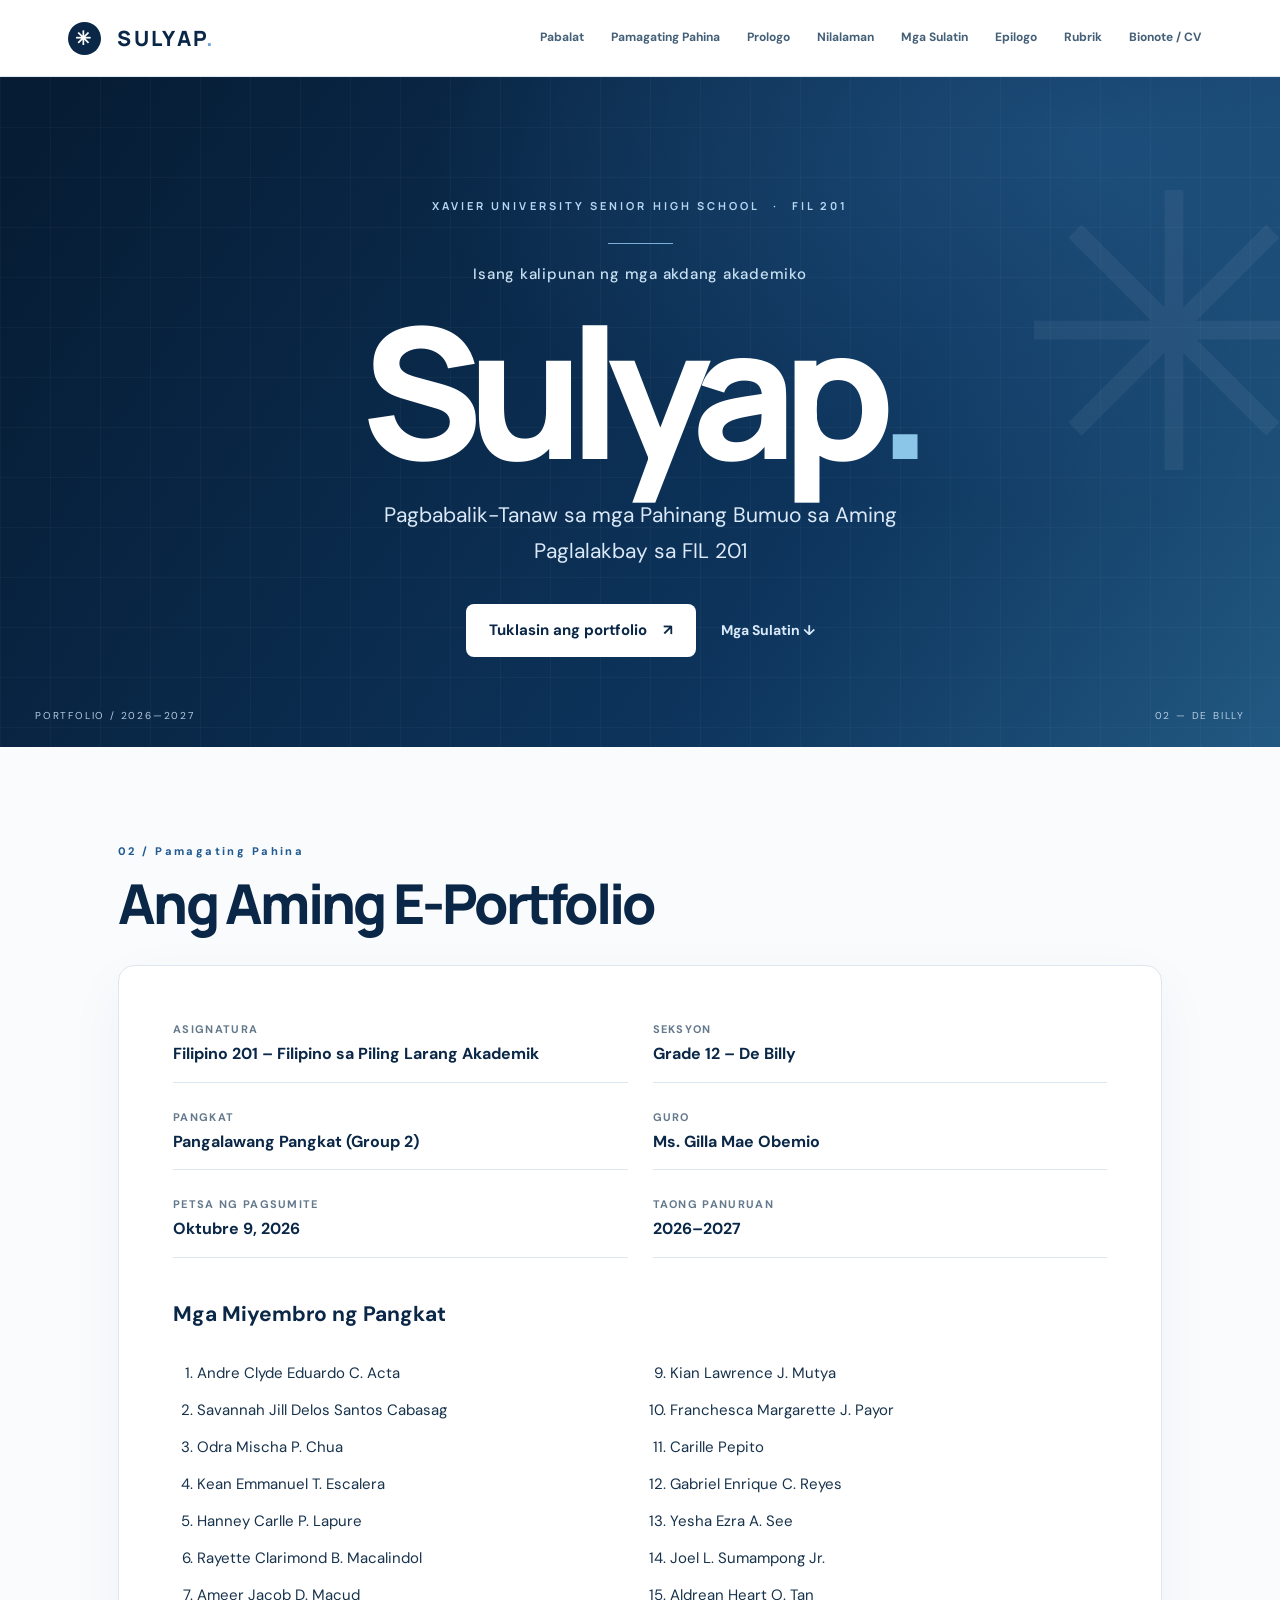
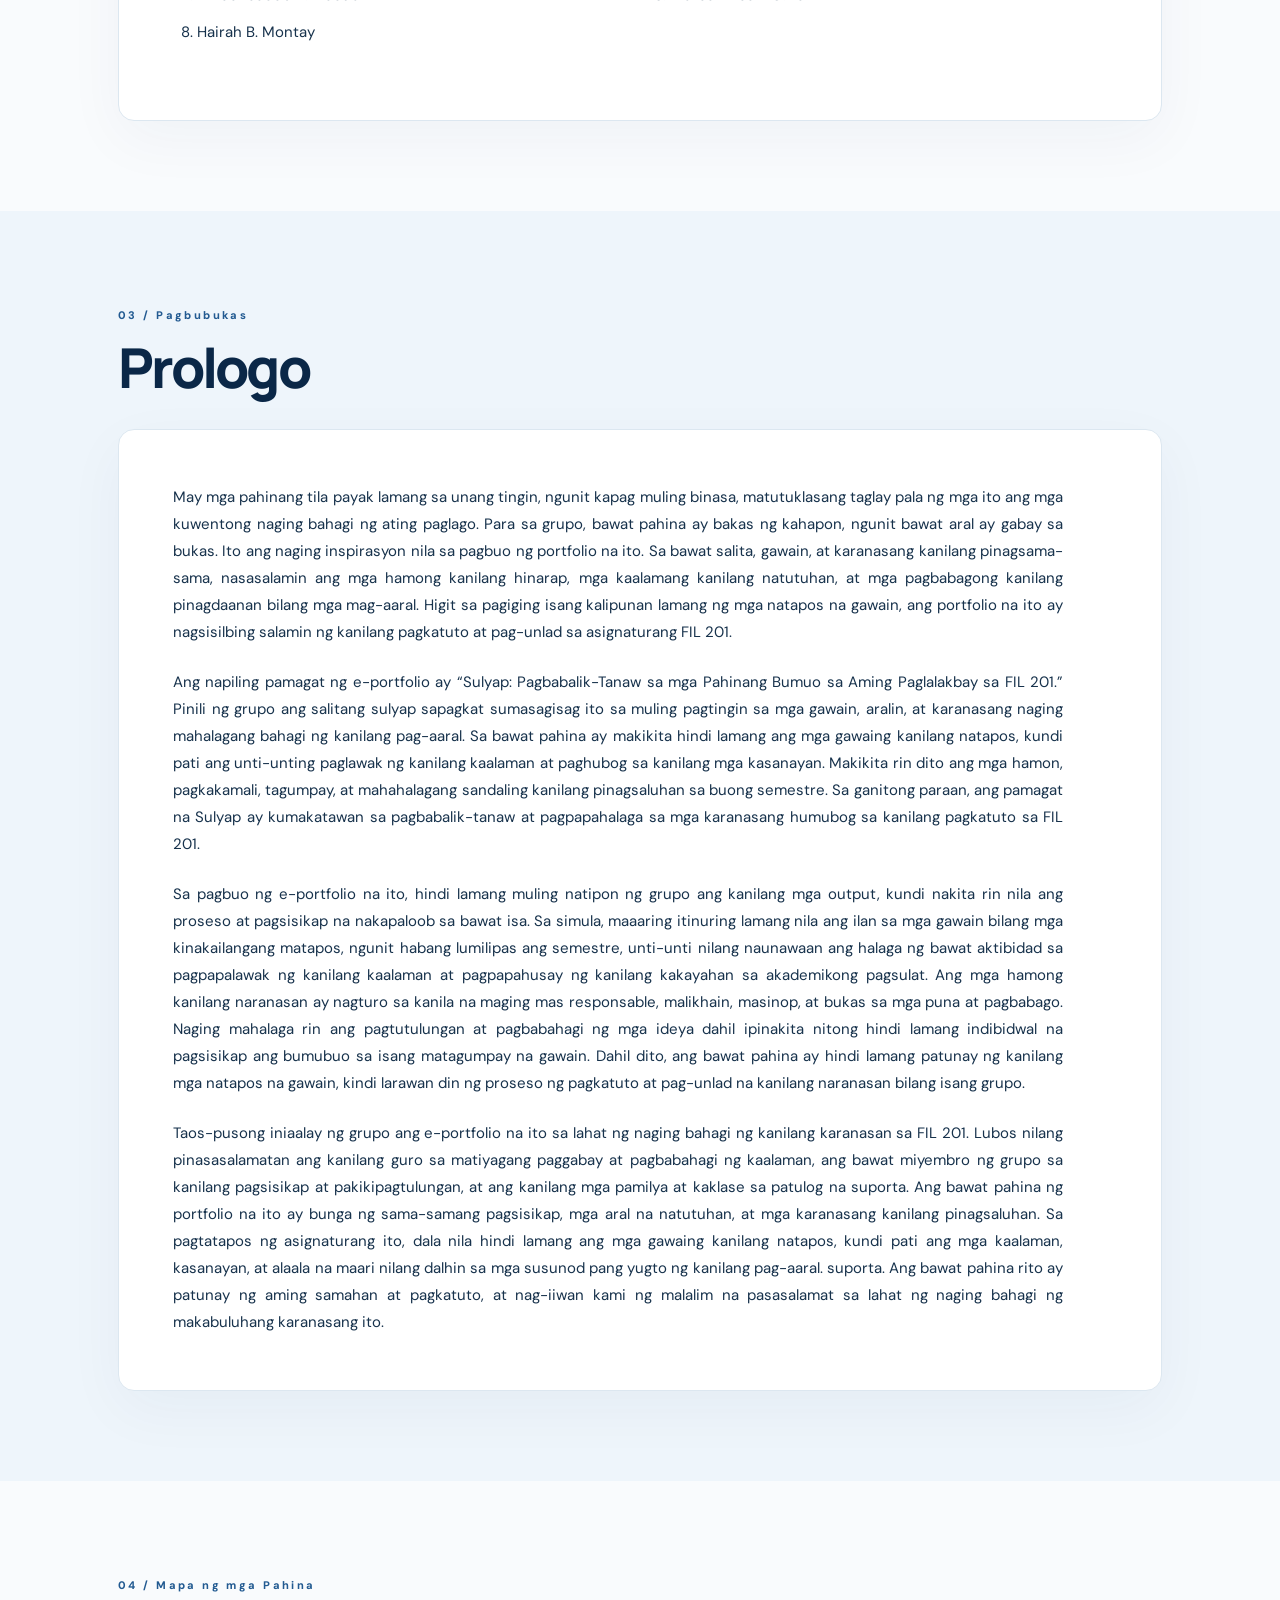
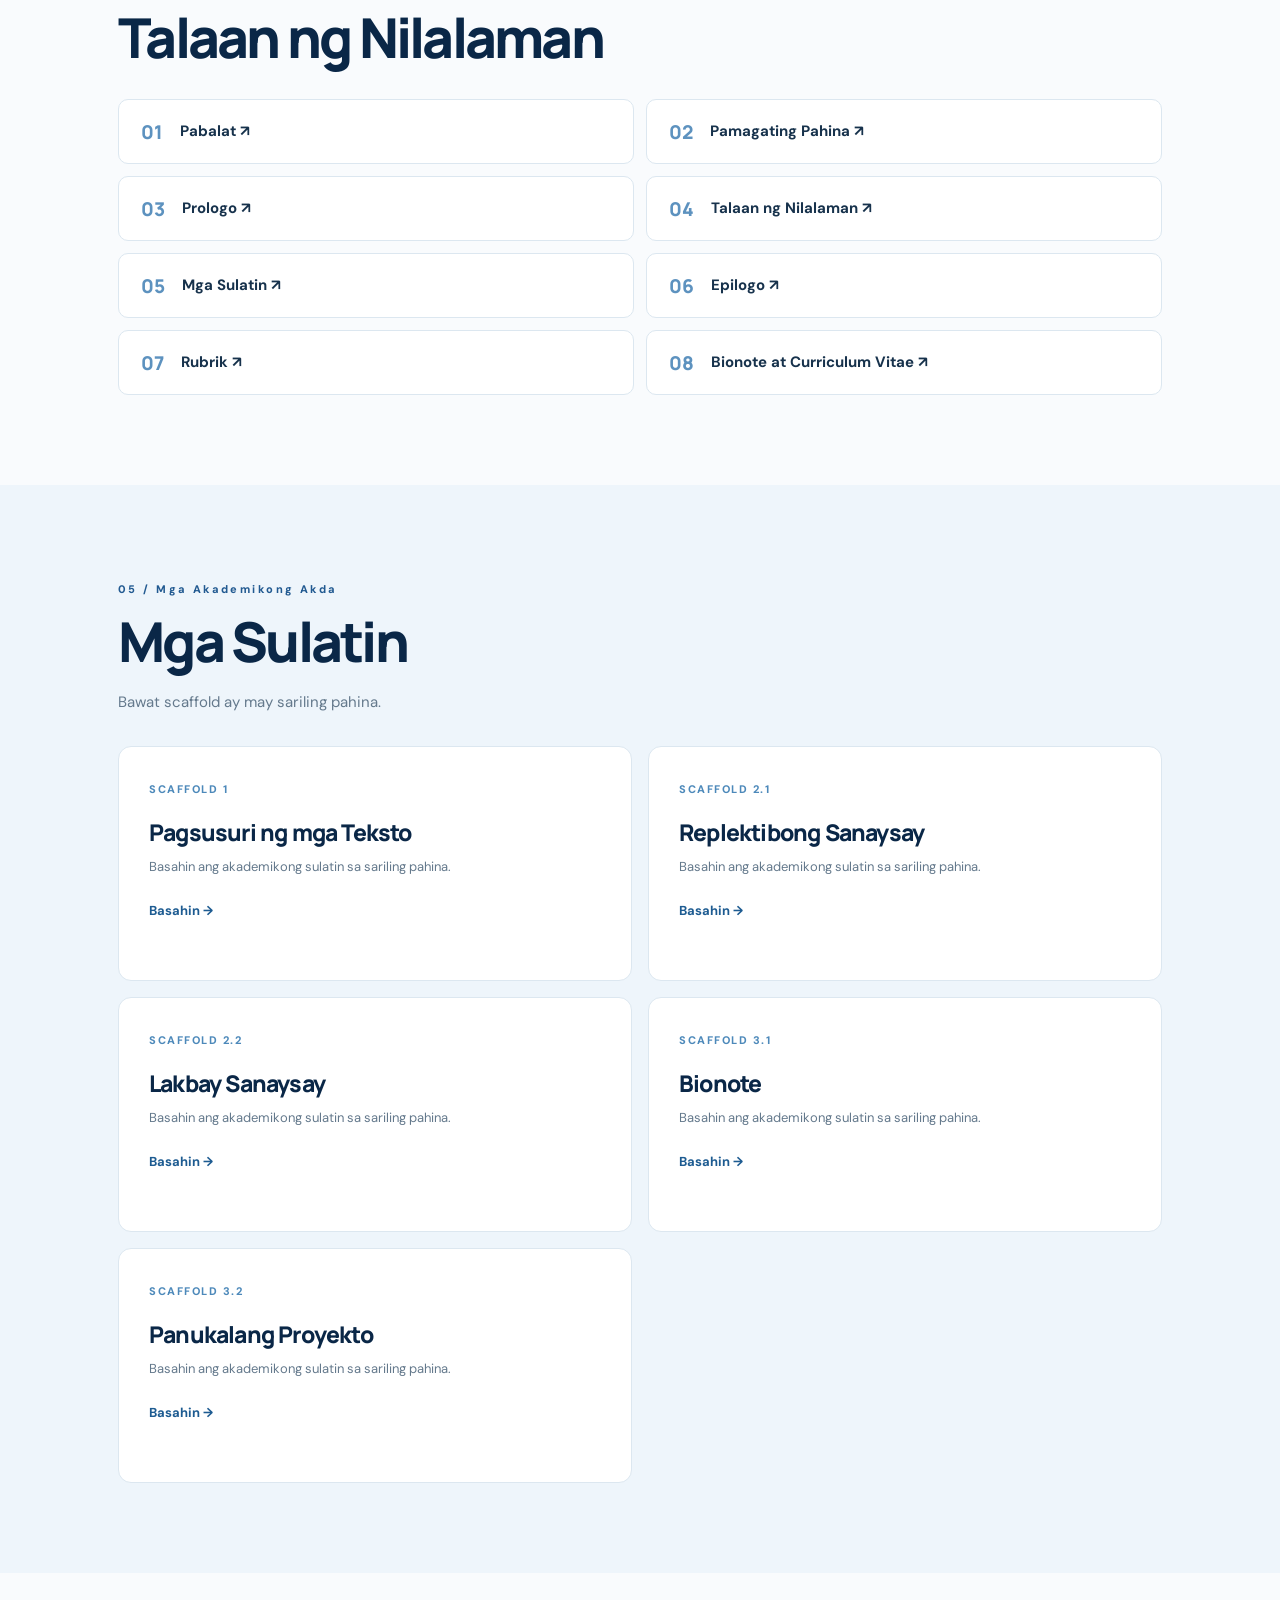
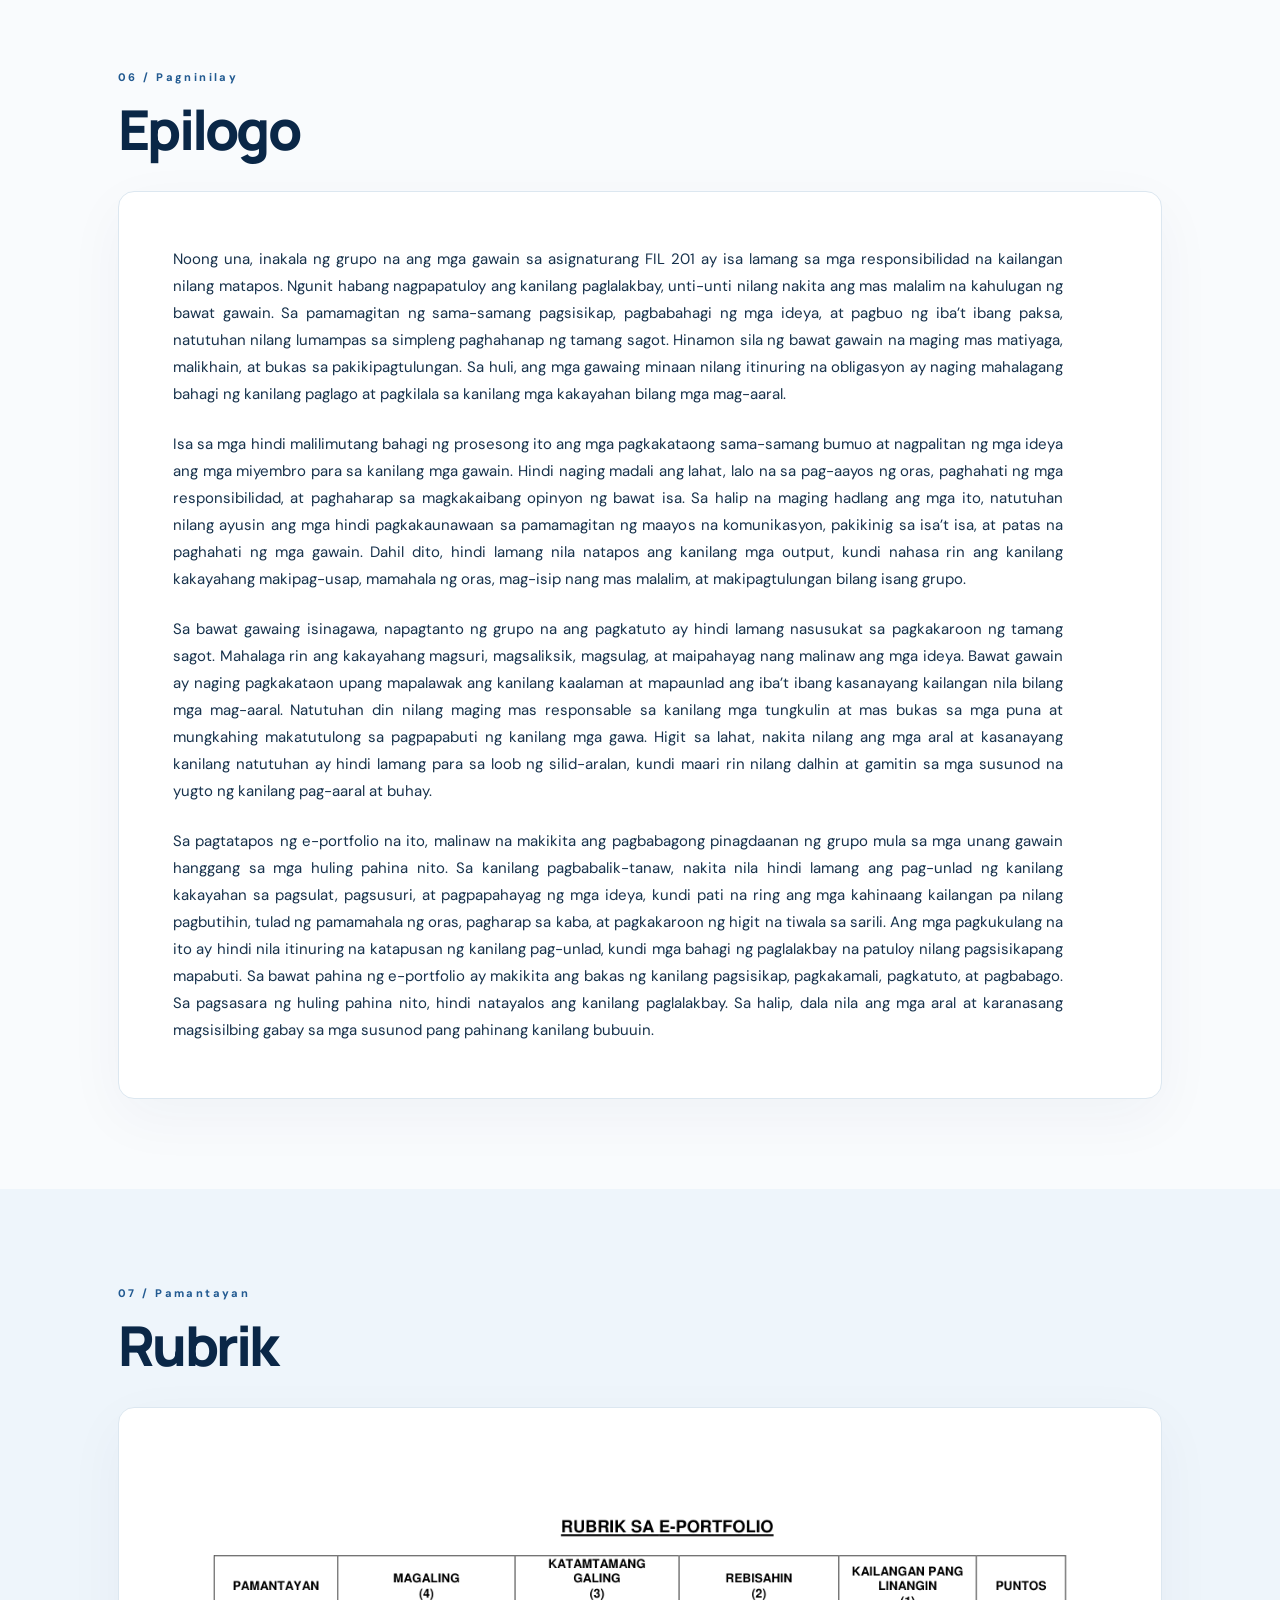
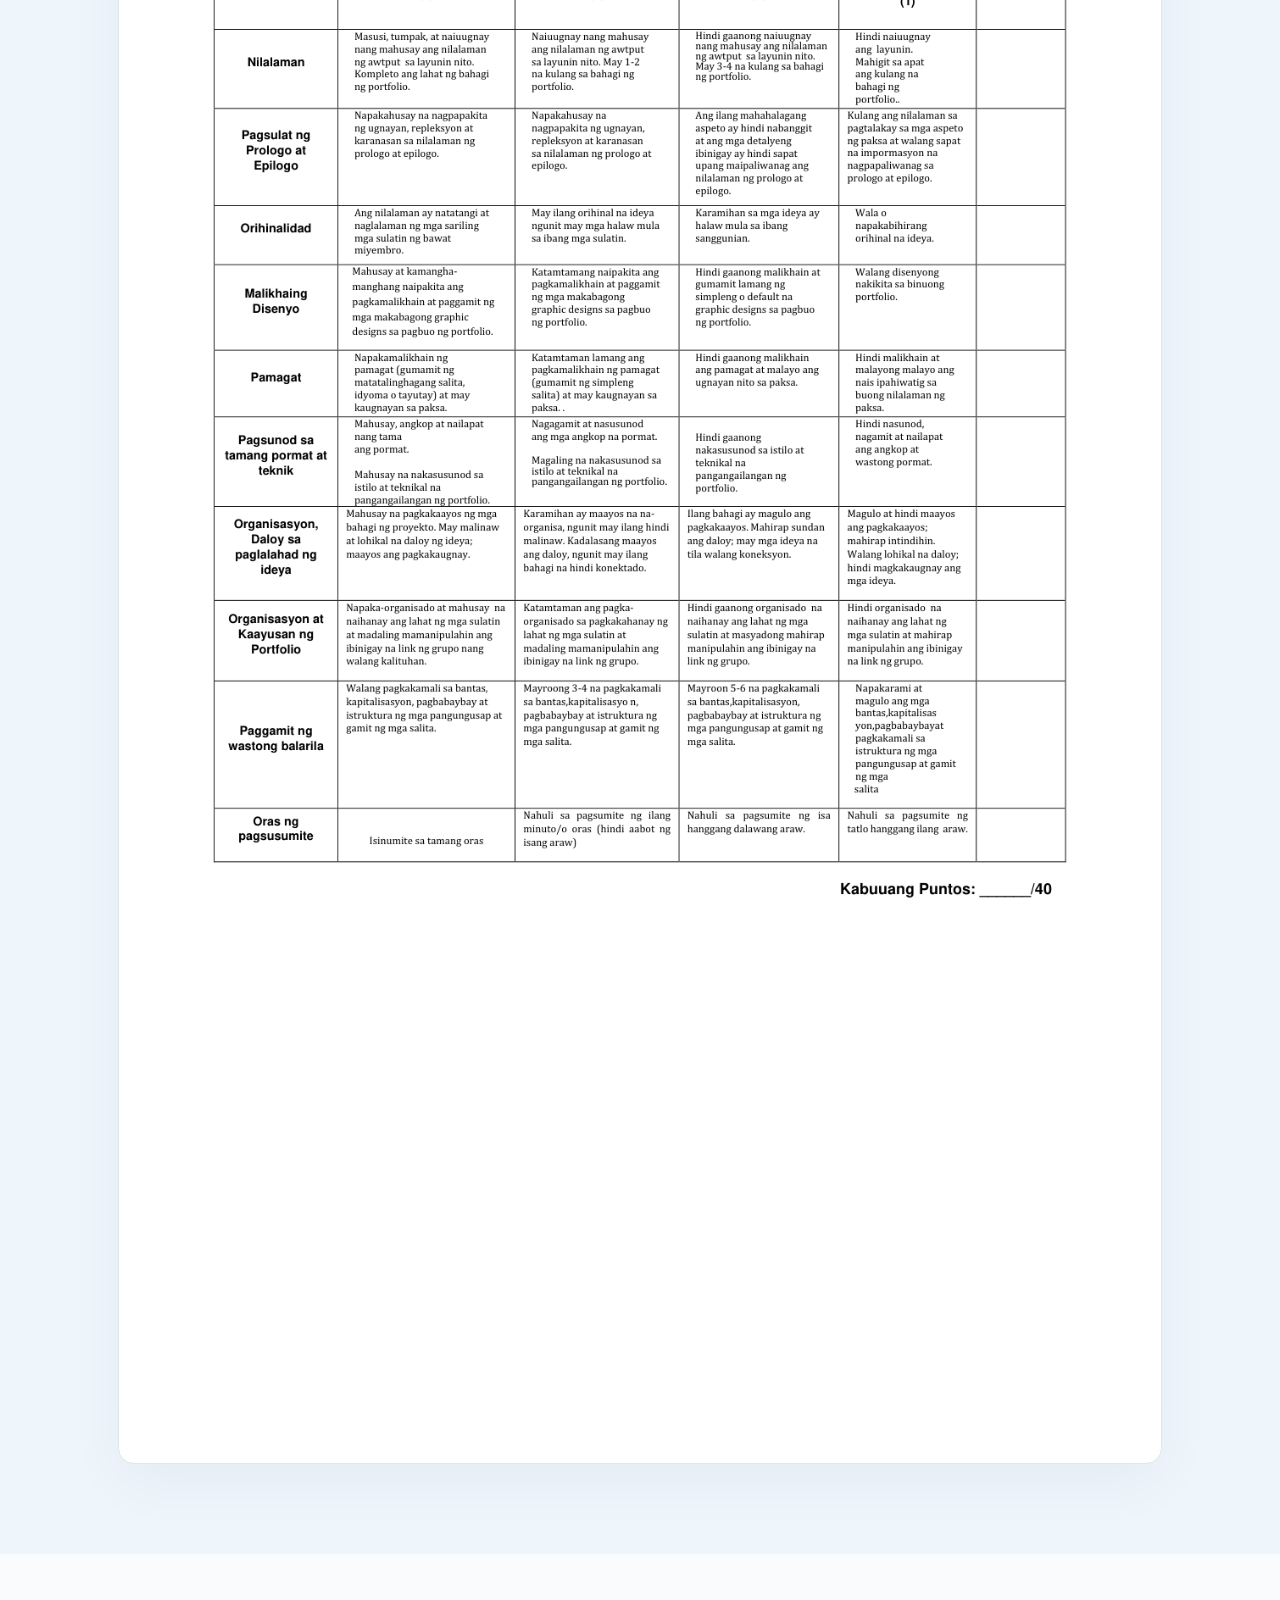
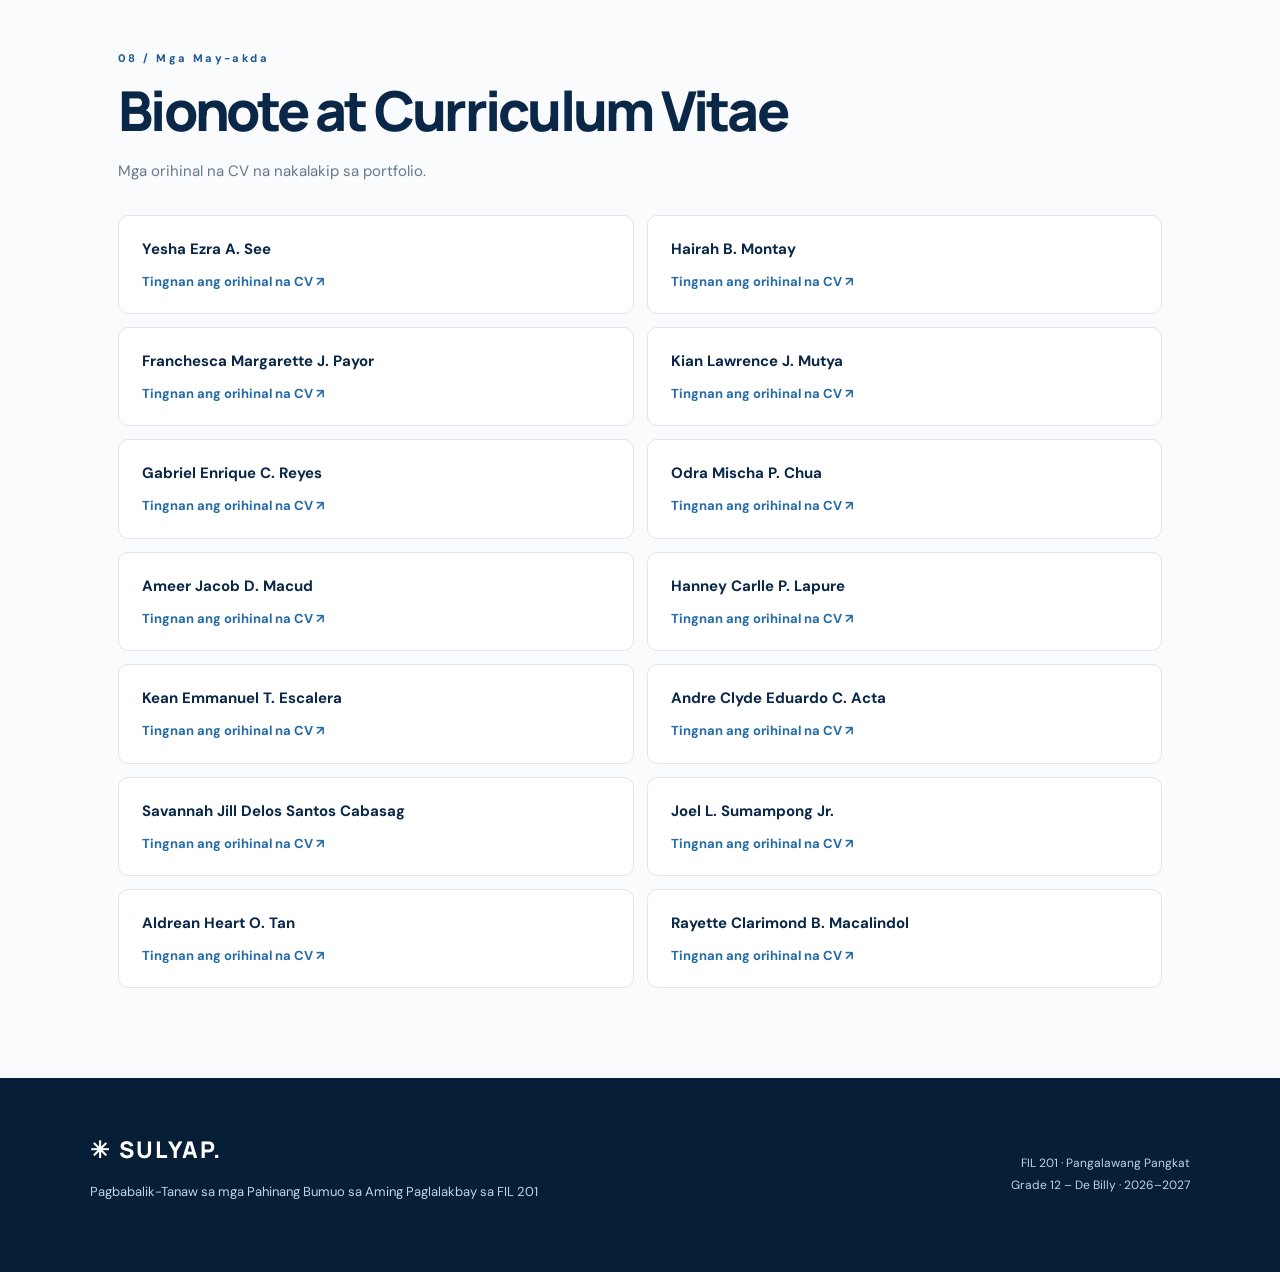
<file: index.html>
<!doctype html><html lang="fil"><head><meta charset="utf-8"><meta name="viewport" content="width=device-width,initial-scale=1"><meta name="description" content="Sulyap: Pagbabalik-Tanaw — E-Portfolio ng Grade 12 De Billy sa Filipino 201."><meta name="theme-color" content="#0a2747"><title>E-Portfolio | Sulyap</title><link rel="stylesheet" href="style.css"></head><body><a class="skip-link" href="#main">Lumaktaw sa nilalaman</a><header class="site-header"><div class="header-in"><a class="brand" href="index.html" aria-label="Sulyap — Pabalat"><span class="brand-symbol">✳</span> SULYAP<span class="brand-dot">.</span></a><button class="menu-toggle" type="button" aria-label="Buksan ang menu" aria-controls="main-nav" aria-expanded="false"><span></span><span></span><span></span></button><nav id="main-nav" class="nav" aria-label="Pangunahing nabigasyon"><a href="index.html#top" data-nav>Pabalat</a><a href="index.html#title" data-nav>Pamagating Pahina</a><a href="index.html#prologo" data-nav>Prologo</a><a href="index.html#contents" data-nav>Nilalaman</a><a href="index.html#scaffolds" data-nav>Mga Sulatin</a><a href="index.html#epilogo" data-nav>Epilogo</a><a href="index.html#rubrik" data-nav>Rubrik</a><a href="index.html#cv" data-nav>Bionote / CV</a></nav></div></header><main id="main"><section class="hero" id="top"><div class="hero-pattern" aria-hidden="true">✳</div><div class="hero-content"><p class="hero-kicker">XAVIER UNIVERSITY SENIOR HIGH SCHOOL <span>·</span> FIL 201</p><div class="hero-rule"></div><p class="hero-preface">Isang kalipunan ng mga akdang akademiko</p><h1>Sulyap<span>.</span></h1><p class="hero-subtitle">Pagbabalik-Tanaw sa mga Pahinang Bumuo sa Aming Paglalakbay sa FIL 201</p><div class="hero-actions"><a class="button button-light" href="#title">Tuklasin ang portfolio <span aria-hidden="true">↗</span></a><a class="hero-secondary" href="#scaffolds">Mga Sulatin ↓</a></div></div><div class="hero-side" aria-hidden="true"><span>PORTFOLIO / 2026—2027</span><span>02 — DE BILLY</span></div></section>
<section class="shell" id="title"><div class="section-head"><span class="eyebrow-dark">02 / Pamagating Pahina</span><h2>Ang Aming E-Portfolio</h2></div><div class="paper"><div class="details"><div class="detail"><small>Asignatura</small><strong>Filipino 201 – Filipino sa Piling Larang Akademik</strong></div><div class="detail"><small>Seksyon</small><strong>Grade 12 – De Billy</strong></div><div class="detail"><small>Pangkat</small><strong>Pangalawang Pangkat (Group 2)</strong></div><div class="detail"><small>Guro</small><strong>Ms. Gilla Mae Obemio</strong></div><div class="detail"><small>Petsa ng Pagsumite</small><strong>Oktubre 9, 2026</strong></div><div class="detail"><small>Taong Panuruan</small><strong>2026–2027</strong></div></div><h3>Mga Miyembro ng Pangkat</h3><ol class="names"><li>Andre Clyde Eduardo C. Acta</li><li>Savannah Jill Delos Santos Cabasag</li><li>Odra Mischa P. Chua</li><li>Kean Emmanuel T. Escalera</li><li>Hanney Carlle P. Lapure</li><li>Rayette Clarimond B. Macalindol</li><li>Ameer Jacob D. Macud</li><li>Hairah B. Montay</li><li>Kian Lawrence J. Mutya</li><li>Franchesca Margarette J. Payor</li><li>Carille Pepito</li><li>Gabriel Enrique C. Reyes</li><li>Yesha Ezra A. See</li><li>Joel L. Sumampong Jr.</li><li>Aldrean Heart O. Tan</li></ol></div></section>
<section class="section-soft"><div class="shell" id="prologo"><div class="section-head"><span class="eyebrow-dark">03 / Pagbubukas</span><h2>Prologo</h2></div><div class="paper"><p>May mga pahinang tila payak lamang sa unang tingin, ngunit kapag muling binasa, matutuklasang taglay pala ng mga ito ang mga kuwentong naging bahagi ng ating paglago. Para sa grupo, bawat pahina ay bakas ng kahapon, ngunit bawat aral ay gabay sa bukas. Ito ang naging inspirasyon nila sa pagbuo ng portfolio na ito. Sa bawat salita, gawain, at karanasang kanilang pinagsama-sama, nasasalamin ang mga hamong kanilang hinarap, mga kaalamang kanilang natutuhan, at mga pagbabagong kanilang pinagdaanan bilang mga mag-aaral. Higit sa pagiging isang kalipunan lamang ng mga natapos na gawain, ang portfolio na ito ay nagsisilbing salamin ng kanilang pagkatuto at pag-unlad sa asignaturang FIL 201.</p><p>Ang napiling pamagat ng e-portfolio ay “Sulyap: Pagbabalik-Tanaw sa mga Pahinang Bumuo sa Aming Paglalakbay sa FIL 201.” Pinili ng grupo ang salitang sulyap sapagkat sumasagisag ito sa muling pagtingin sa mga gawain, aralin, at karanasang naging mahalagang bahagi ng kanilang pag-aaral. Sa bawat pahina ay makikita hindi lamang ang mga gawaing kanilang natapos, kundi pati ang unti-unting paglawak ng kanilang kaalaman at paghubog sa kanilang mga kasanayan. Makikita rin dito ang mga hamon, pagkakamali, tagumpay, at mahahalagang sandaling kanilang pinagsaluhan sa buong semestre. Sa ganitong paraan, ang pamagat na Sulyap ay kumakatawan sa pagbabalik-tanaw at pagpapahalaga sa mga karanasang humubog sa kanilang pagkatuto sa FIL 201.</p><p>Sa pagbuo ng e-portfolio na ito, hindi lamang muling natipon ng grupo ang kanilang mga output, kundi nakita rin nila ang proseso at pagsisikap na nakapaloob sa bawat isa. Sa simula, maaaring itinuring lamang nila ang ilan sa mga gawain bilang mga kinakailangang matapos, ngunit habang lumilipas ang semestre, unti-unti nilang naunawaan ang halaga ng bawat aktibidad sa pagpapalawak ng kanilang kaalaman at pagpapahusay ng kanilang kakayahan sa akademikong pagsulat. Ang mga hamong kanilang naranasan ay nagturo sa kanila na maging mas responsable, malikhain, masinop, at bukas sa mga puna at pagbabago. Naging mahalaga rin ang pagtutulungan at pagbabahagi ng mga ideya dahil ipinakita nitong hindi lamang indibidwal na pagsisikap ang bumubuo sa isang matagumpay na gawain. Dahil dito, ang bawat pahina ay hindi lamang patunay ng kanilang mga natapos na gawain, kindi larawan din ng proseso ng pagkatuto at pag-unlad na kanilang naranasan bilang isang grupo.</p><p>Taos-pusong iniaalay ng grupo ang e-portfolio na ito sa lahat ng naging bahagi ng kanilang karanasan sa FIL 201. Lubos nilang pinasasalamatan ang kanilang guro sa matiyagang paggabay at pagbabahagi ng kaalaman, ang bawat miyembro ng grupo sa kanilang pagsisikap at pakikipagtulungan, at ang kanilang mga pamilya at kaklase sa patulog na suporta. Ang bawat pahina ng portfolio na ito ay bunga ng sama-samang pagsisikap, mga aral na natutuhan, at mga karanasang kanilang pinagsaluhan. Sa pagtatapos ng asignaturang ito, dala nila hindi lamang ang mga gawaing kanilang natapos, kundi pati ang mga kaalaman, kasanayan, at alaala na maari nilang dalhin sa mga susunod pang yugto ng kanilang pag-aaral. suporta. Ang bawat pahina rito ay patunay ng aming samahan at pagkatuto, at nag-iiwan kami ng malalim na pasasalamat sa lahat ng naging bahagi ng makabuluhang karanasang ito.</p></div></div></section>
<section class="shell" id="contents"><div class="section-head"><span class="eyebrow-dark">04 / Mapa ng mga Pahina</span><h2>Talaan ng Nilalaman</h2></div><div class="toc"><a href="#top"><span class="num">01</span>Pabalat ↗</a><a href="#title"><span class="num">02</span>Pamagating Pahina ↗</a><a href="#prologo"><span class="num">03</span>Prologo ↗</a><a href="#contents"><span class="num">04</span>Talaan ng Nilalaman ↗</a><a href="#scaffolds"><span class="num">05</span>Mga Sulatin ↗</a><a href="#epilogo"><span class="num">06</span>Epilogo ↗</a><a href="#rubrik"><span class="num">07</span>Rubrik ↗</a><a href="#cv"><span class="num">08</span>Bionote at Curriculum Vitae ↗</a></div></section>
<section class="section-soft"><div class="shell" id="scaffolds"><div class="section-head"><span class="eyebrow-dark">05 / Mga Akademikong Akda</span><h2>Mga Sulatin</h2><p>Bawat scaffold ay may sariling pahina.</p></div><div class="cards"><a class="scaffold-card" href="scaffolds/scaffold-1.html"><small>SCAFFOLD 1</small><h3>Pagsusuri ng mga Teksto</h3><p>Basahin ang akademikong sulatin sa sariling pahina.</p><span class="arr">Basahin →</span></a><a class="scaffold-card" href="scaffolds/scaffold-2-1.html"><small>SCAFFOLD 2.1</small><h3>Replektibong Sanaysay</h3><p>Basahin ang akademikong sulatin sa sariling pahina.</p><span class="arr">Basahin →</span></a><a class="scaffold-card" href="scaffolds/scaffold-2-2.html"><small>SCAFFOLD 2.2</small><h3>Lakbay Sanaysay</h3><p>Basahin ang akademikong sulatin sa sariling pahina.</p><span class="arr">Basahin →</span></a><a class="scaffold-card" href="scaffolds/scaffold-3-1.html"><small>SCAFFOLD 3.1</small><h3>Bionote</h3><p>Basahin ang akademikong sulatin sa sariling pahina.</p><span class="arr">Basahin →</span></a><a class="scaffold-card" href="scaffolds/scaffold-3-2.html"><small>SCAFFOLD 3.2</small><h3>Panukalang Proyekto</h3><p>Basahin ang akademikong sulatin sa sariling pahina.</p><span class="arr">Basahin →</span></a></div></div></section>
<section class="shell" id="epilogo"><div class="section-head"><span class="eyebrow-dark">06 / Pagninilay</span><h2>Epilogo</h2></div><div class="paper"><p>Noong una, inakala ng grupo na ang mga gawain sa asignaturang FIL 201 ay isa lamang sa mga responsibilidad na kailangan nilang matapos. Ngunit habang nagpapatuloy ang kanilang paglalakbay, unti-unti nilang nakita ang mas malalim na kahulugan ng bawat gawain. Sa pamamagitan ng sama-samang pagsisikap, pagbabahagi ng mga ideya, at pagbuo ng iba’t ibang paksa, natutuhan nilang lumampas sa simpleng paghahanap ng tamang sagot. Hinamon sila ng bawat gawain na maging mas matiyaga, malikhain, at bukas sa pakikipagtulungan. Sa huli, ang mga gawaing minaan nilang itinuring na obligasyon ay naging mahalagang bahagi ng kanilang paglago at pagkilala sa kanilang mga kakayahan bilang mga mag-aaral.</p><p>Isa sa mga hindi malilimutang bahagi ng prosesong ito ang mga pagkakataong sama-samang bumuo at nagpalitan ng mga ideya ang mga miyembro para sa kanilang mga gawain. Hindi naging madali ang lahat, lalo na sa pag-aayos ng oras, paghahati ng mga responsibilidad, at paghaharap sa magkakaibang opinyon ng bawat isa. Sa halip na maging hadlang ang mga ito, natutuhan nilang ayusin ang mga hindi pagkakaunawaan sa pamamagitan ng maayos na komunikasyon, pakikinig sa isa’t isa, at patas na paghahati ng mga gawain. Dahil dito, hindi lamang nila natapos ang kanilang mga output, kundi nahasa rin ang kanilang kakayahang makipag-usap, mamahala ng oras, mag-isip nang mas malalim, at makipagtulungan bilang isang grupo.</p><p>Sa bawat gawaing isinagawa, napagtanto ng grupo na ang pagkatuto ay hindi lamang nasusukat sa pagkakaroon ng tamang sagot. Mahalaga rin ang kakayahang magsuri, magsaliksik, magsulag, at maipahayag nang malinaw ang mga ideya. Bawat gawain ay naging pagkakataon upang mapalawak ang kanilang kaalaman at mapaunlad ang iba’t ibang kasanayang kailangan nila bilang mga mag-aaral. Natutuhan din nilang maging mas responsable sa kanilang mga tungkulin at mas bukas sa mga puna at mungkahing makatutulong sa pagpapabuti ng kanilang mga gawa. Higit sa lahat, nakita nilang ang mga aral at kasanayang kanilang natutuhan ay hindi lamang para sa loob ng silid-aralan, kundi maari rin nilang dalhin at gamitin sa mga susunod na yugto ng kanilang pag-aaral at buhay.</p><p>Sa pagtatapos ng e-portfolio na ito, malinaw na makikita ang pagbabagong pinagdaanan ng grupo mula sa mga unang gawain hanggang sa mga huling pahina nito. Sa kanilang pagbabalik-tanaw, nakita nila hindi lamang ang pag-unlad ng kanilang kakayahan sa pagsulat, pagsusuri, at pagpapahayag ng mga ideya, kundi pati na ring ang mga kahinaang kailangan pa nilang pagbutihin, tulad ng pamamahala ng oras, pagharap sa kaba, at pagkakaroon ng higit na tiwala sa sarili. Ang mga pagkukulang na ito ay hindi nila itinuring na katapusan ng kanilang pag-unlad, kundi mga bahagi ng paglalakbay na patuloy nilang pagsisikapang mapabuti. Sa bawat pahina ng e-portfolio ay makikita ang bakas ng kanilang pagsisikap, pagkakamali, pagkatuto, at pagbabago. Sa pagsasara ng huling pahina nito, hindi natayalos ang kanilang paglalakbay. Sa halip, dala nila ang mga aral at karanasang magsisilbing gabay sa mga susunod pang pahinang kanilang bubuuin.</p></div></section>
<section class="section-soft"><div class="shell" id="rubrik"><div class="section-head"><span class="eyebrow-dark">07 / Pamantayan</span><h2>Rubrik</h2></div><div class="paper"><img alt="Orihinal na FIL 201 E-Portfolio rubric, 40 puntos" class="rubric" loading="lazy" src="assets/rubrik.png"/></div></div></section>
<section class="shell" id="cv"><div class="section-head"><span class="eyebrow-dark">08 / Mga May-akda</span><h2>Bionote at Curriculum Vitae</h2><p>Mga orihinal na CV na nakalakip sa portfolio.</p></div><div class="cv-grid"><div class="cv-card"><strong>Yesha Ezra A. See</strong><a aria-label="Buksan ang curriculum vitae ng Yesha Ezra A. See" href="documents/cv-01.pdf" rel="noopener" target="_blank">Tingnan ang orihinal na CV ↗</a></div><div class="cv-card"><strong>Hairah B. Montay</strong><a aria-label="Buksan ang curriculum vitae ng Hairah B. Montay" href="documents/cv-02.pdf" rel="noopener" target="_blank">Tingnan ang orihinal na CV ↗</a></div><div class="cv-card"><strong>Franchesca Margarette J. Payor</strong><a aria-label="Buksan ang curriculum vitae ng Franchesca Margarette J. Payor" href="documents/cv-03.pdf" rel="noopener" target="_blank">Tingnan ang orihinal na CV ↗</a></div><div class="cv-card"><strong>Kian Lawrence J. Mutya</strong><a aria-label="Buksan ang curriculum vitae ng Kian Lawrence J. Mutya" href="documents/cv-04.pdf" rel="noopener" target="_blank">Tingnan ang orihinal na CV ↗</a></div><div class="cv-card"><strong>Gabriel Enrique C. Reyes</strong><a aria-label="Buksan ang curriculum vitae ng Gabriel Enrique C. Reyes" href="documents/cv-05.pdf" rel="noopener" target="_blank">Tingnan ang orihinal na CV ↗</a></div><div class="cv-card"><strong>Odra Mischa P. Chua</strong><a aria-label="Buksan ang curriculum vitae ng Odra Mischa P. Chua" href="documents/cv-06.pdf" rel="noopener" target="_blank">Tingnan ang orihinal na CV ↗</a></div><div class="cv-card"><strong>Ameer Jacob D. Macud</strong><a aria-label="Buksan ang curriculum vitae ng Ameer Jacob D. Macud" href="documents/cv-07.pdf" rel="noopener" target="_blank">Tingnan ang orihinal na CV ↗</a></div><div class="cv-card"><strong>Hanney Carlle P. Lapure</strong><a aria-label="Buksan ang curriculum vitae ng Hanney Carlle P. Lapure" href="documents/cv-08.pdf" rel="noopener" target="_blank">Tingnan ang orihinal na CV ↗</a></div><div class="cv-card"><strong>Kean Emmanuel T. Escalera</strong><a aria-label="Buksan ang curriculum vitae ng Kean Emmanuel T. Escalera" href="documents/cv-09.pdf" rel="noopener" target="_blank">Tingnan ang orihinal na CV ↗</a></div><div class="cv-card"><strong>Andre Clyde Eduardo C. Acta</strong><a aria-label="Buksan ang curriculum vitae ng Andre Clyde Eduardo C. Acta" href="documents/cv-10.pdf" rel="noopener" target="_blank">Tingnan ang orihinal na CV ↗</a></div><div class="cv-card"><strong>Savannah Jill Delos Santos Cabasag</strong><a aria-label="Buksan ang curriculum vitae ng Savannah Jill Delos Santos Cabasag" href="documents/cv-11.pdf" rel="noopener" target="_blank">Tingnan ang orihinal na CV ↗</a></div><div class="cv-card"><strong>Joel L. Sumampong Jr.</strong><a aria-label="Buksan ang curriculum vitae ng Joel L. Sumampong Jr." href="documents/cv-12.pdf" rel="noopener" target="_blank">Tingnan ang orihinal na CV ↗</a></div><div class="cv-card"><strong>Aldrean Heart O. Tan</strong><a aria-label="Buksan ang curriculum vitae ng Aldrean Heart O. Tan" href="documents/cv-13.pdf" rel="noopener" target="_blank">Tingnan ang orihinal na CV ↗</a></div><div class="cv-card"><strong>Rayette Clarimond B. Macalindol</strong><a aria-label="Buksan ang curriculum vitae ng Rayette Clarimond B. Macalindol" href="documents/cv-14.pdf" rel="noopener" target="_blank">Tingnan ang orihinal na CV ↗</a></div></div></section></main><footer class="foot"><div class="footer-inner"><div><span class="footer-mark">✳ SULYAP.</span><p>Pagbabalik-Tanaw sa mga Pahinang Bumuo sa Aming Paglalakbay sa FIL 201</p></div><div class="footer-side">FIL 201 · Pangalawang Pangkat<br>Grade 12 – De Billy · 2026–2027</div></div></footer><button class="to-top" type="button" aria-label="Bumalik sa itaas" title="Bumalik sa itaas">↑</button><script src="script.js" defer></script></body></html>
</file>
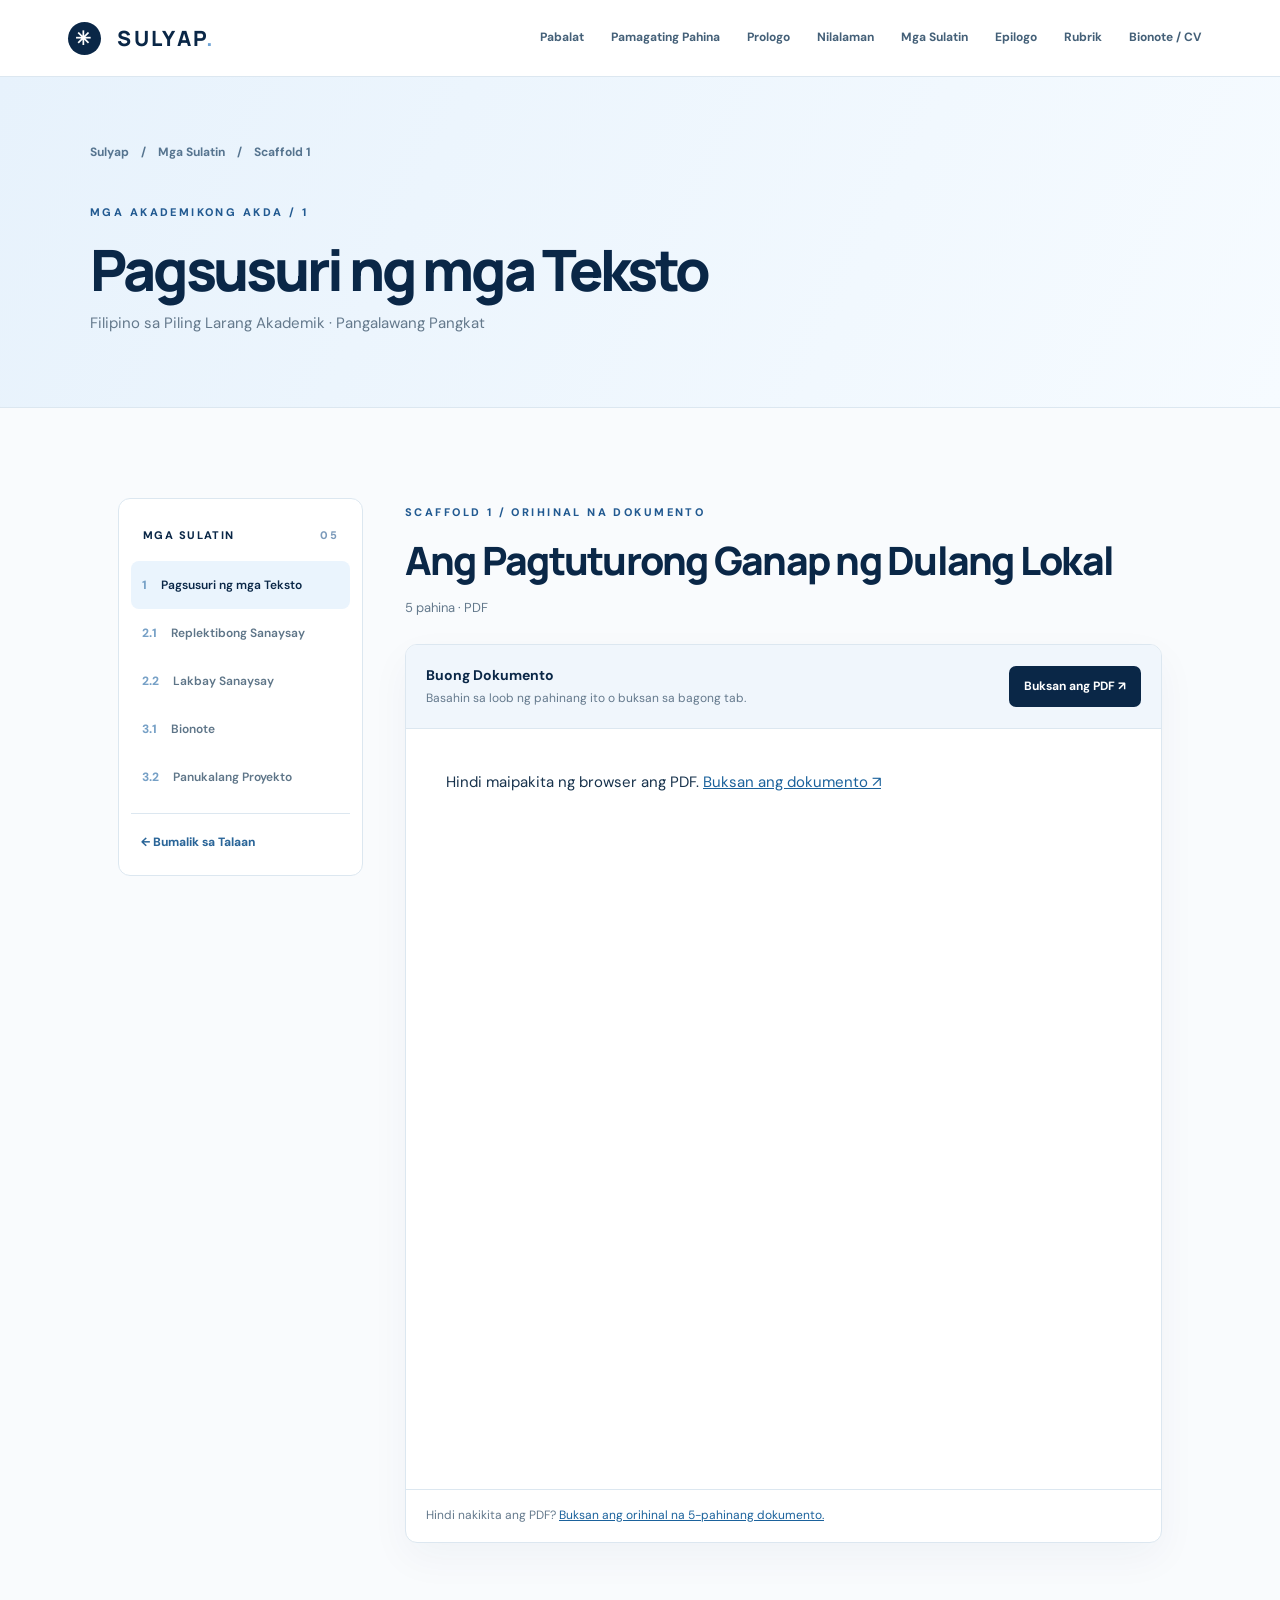
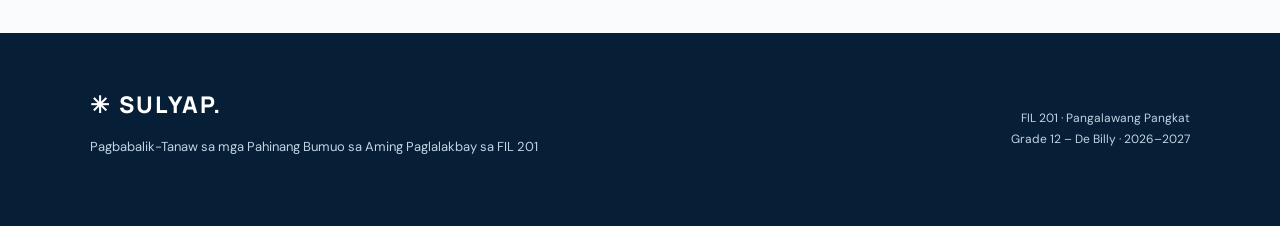
<file: scaffolds/scaffold-1.html>
<!doctype html><html lang="fil"><head><meta charset="utf-8"><meta name="viewport" content="width=device-width,initial-scale=1"><meta name="description" content="Sulyap — FIL 201 E-Portfolio"><meta name="theme-color" content="#0a2747"><title>Scaffold 1 – Pagsusuri ng mga Teksto | Sulyap</title><link rel="stylesheet" href="../style.css"></head><body><a class="skip-link" href="#main">Lumaktaw sa nilalaman</a><header class="site-header"><div class="header-in"><a class="brand" href="../index.html" aria-label="Sulyap — Pabalat"><span class="brand-symbol">✳</span> SULYAP<span class="brand-dot">.</span></a><button class="menu-toggle" type="button" aria-label="Buksan ang menu" aria-controls="main-nav" aria-expanded="false"><span></span><span></span><span></span></button><nav id="main-nav" class="nav" aria-label="Pangunahing nabigasyon"><a href="../index.html#top" data-nav>Pabalat</a><a href="../index.html#title" data-nav>Pamagating Pahina</a><a href="../index.html#prologo" data-nav>Prologo</a><a href="../index.html#contents" data-nav>Nilalaman</a><a href="../index.html#scaffolds" data-nav>Mga Sulatin</a><a href="../index.html#epilogo" data-nav>Epilogo</a><a href="../index.html#rubrik" data-nav>Rubrik</a><a href="../index.html#cv" data-nav>Bionote / CV</a></nav></div></header><main id="main"><div class="subhero"><div class="subhero-inner"><div class="breadcrumbs"><a href="../index.html">Sulyap</a><span>/</span><a href="../index.html#scaffolds">Mga Sulatin</a><span>/</span><span>Scaffold 1</span></div><span class="eyebrow-dark">MGA AKADEMIKONG AKDA / 1</span><h1>Pagsusuri ng mga Teksto</h1><p>Filipino sa Piling Larang Akademik · Pangalawang Pangkat</p></div></div><div class="shell page-layout"><aside class="scaffold-sidebar" aria-label="Mga Scaffold"><div class="sidebar-title">MGA SULATIN <span>05</span></div><a class="scaffold-switch current" href="scaffold-1.html" aria-current="page"><span>1</span><strong>Pagsusuri ng mga Teksto</strong></a><a class="scaffold-switch " href="scaffold-2-1.html" ><span>2.1</span><strong>Replektibong Sanaysay</strong></a><a class="scaffold-switch " href="scaffold-2-2.html" ><span>2.2</span><strong>Lakbay Sanaysay</strong></a><a class="scaffold-switch " href="scaffold-3-1.html" ><span>3.1</span><strong>Bionote</strong></a><a class="scaffold-switch " href="scaffold-3-2.html" ><span>3.2</span><strong>Panukalang Proyekto</strong></a><a class="sidebar-home" href="../index.html#scaffolds">← Bumalik sa Talaan</a></aside><div class="scaffold-main"><div class="doc-heading"><span class="doc-label">SCAFFOLD 1 / ORIHINAL NA DOKUMENTO</span><h2>Ang Pagtuturong Ganap ng Dulang Lokal</h2><p>5 pahina · PDF</p></div><div class="document-panel"><div class="document-toolbar"><div><strong>Buong Dokumento</strong><small>Basahin sa loob ng pahinang ito o buksan sa bagong tab.</small></div><a class="document-button" href="../documents/scaffold-1.pdf" target="_blank" rel="noopener noreferrer">Buksan ang PDF ↗</a></div><object class="document-frame" data="../documents/scaffold-1.pdf#view=FitH" type="application/pdf" aria-label="Ang Pagtuturong Ganap ng Dulang Lokal"><div class="pdf-fallback">Hindi maipakita ng browser ang PDF. <a href="../documents/scaffold-1.pdf" target="_blank" rel="noopener noreferrer">Buksan ang dokumento ↗</a></div></object><div class="document-mobile-link">Hindi nakikita ang PDF? <a href="../documents/scaffold-1.pdf" target="_blank" rel="noopener noreferrer">Buksan ang orihinal na 5-pahinang dokumento.</a></div></div></div></div></main><footer class="foot"><div class="footer-inner"><div><span class="footer-mark">✳ SULYAP.</span><p>Pagbabalik-Tanaw sa mga Pahinang Bumuo sa Aming Paglalakbay sa FIL 201</p></div><div class="footer-side">FIL 201 · Pangalawang Pangkat<br>Grade 12 – De Billy · 2026–2027</div></div></footer><button class="to-top" type="button" aria-label="Bumalik sa itaas" title="Bumalik sa itaas">↑</button><script src="../script.js" defer></script></body></html>
</file>
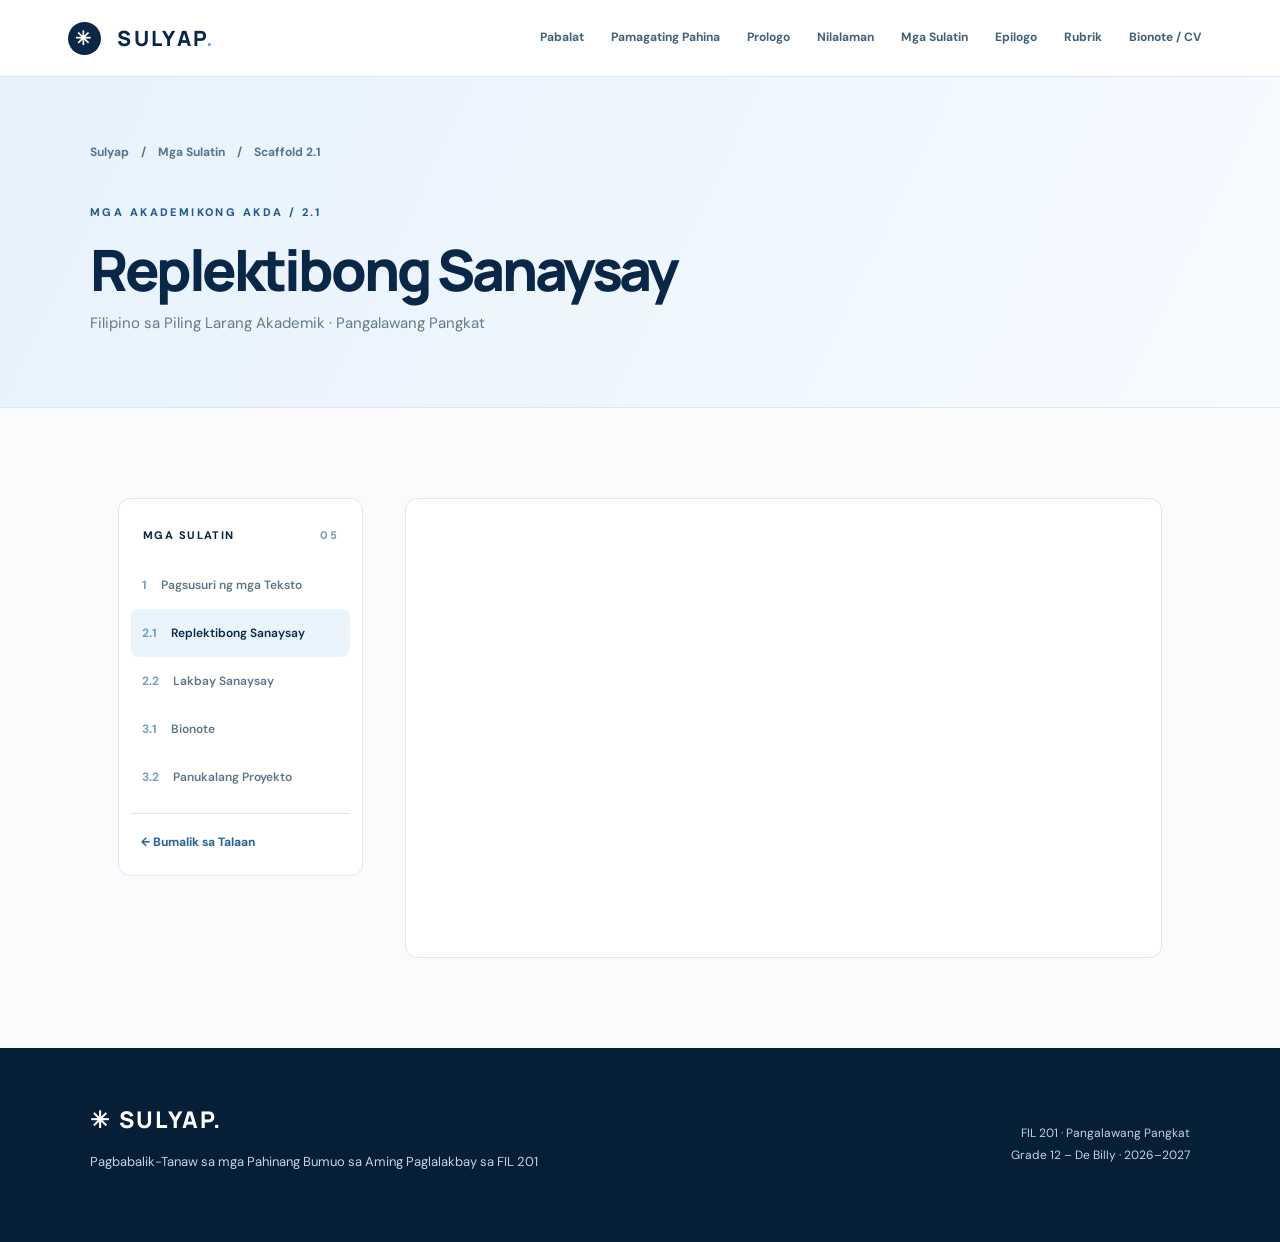
<file: scaffolds/scaffold-2-1.html>
<!doctype html><html lang="fil"><head><meta charset="utf-8"><meta name="viewport" content="width=device-width,initial-scale=1"><meta name="description" content="Sulyap — FIL 201 E-Portfolio"><meta name="theme-color" content="#0a2747"><title>Scaffold 2.1 – Replektibong Sanaysay | Sulyap</title><link rel="stylesheet" href="../style.css"></head><body><a class="skip-link" href="#main">Lumaktaw sa nilalaman</a><header class="site-header"><div class="header-in"><a class="brand" href="../index.html" aria-label="Sulyap — Pabalat"><span class="brand-symbol">✳</span> SULYAP<span class="brand-dot">.</span></a><button class="menu-toggle" type="button" aria-label="Buksan ang menu" aria-controls="main-nav" aria-expanded="false"><span></span><span></span><span></span></button><nav id="main-nav" class="nav" aria-label="Pangunahing nabigasyon"><a href="../index.html#top" data-nav>Pabalat</a><a href="../index.html#title" data-nav>Pamagating Pahina</a><a href="../index.html#prologo" data-nav>Prologo</a><a href="../index.html#contents" data-nav>Nilalaman</a><a href="../index.html#scaffolds" data-nav>Mga Sulatin</a><a href="../index.html#epilogo" data-nav>Epilogo</a><a href="../index.html#rubrik" data-nav>Rubrik</a><a href="../index.html#cv" data-nav>Bionote / CV</a></nav></div></header><main id="main"><div class="subhero"><div class="subhero-inner"><div class="breadcrumbs"><a href="../index.html">Sulyap</a><span>/</span><a href="../index.html#scaffolds">Mga Sulatin</a><span>/</span><span>Scaffold 2.1</span></div><span class="eyebrow-dark">MGA AKADEMIKONG AKDA / 2.1</span><h1>Replektibong Sanaysay</h1><p>Filipino sa Piling Larang Akademik · Pangalawang Pangkat</p></div></div><div class="shell page-layout"><aside class="scaffold-sidebar" aria-label="Mga Scaffold"><div class="sidebar-title">MGA SULATIN <span>05</span></div><a class="scaffold-switch " href="scaffold-1.html" ><span>1</span><strong>Pagsusuri ng mga Teksto</strong></a><a class="scaffold-switch current" href="scaffold-2-1.html" aria-current="page"><span>2.1</span><strong>Replektibong Sanaysay</strong></a><a class="scaffold-switch " href="scaffold-2-2.html" ><span>2.2</span><strong>Lakbay Sanaysay</strong></a><a class="scaffold-switch " href="scaffold-3-1.html" ><span>3.1</span><strong>Bionote</strong></a><a class="scaffold-switch " href="scaffold-3-2.html" ><span>3.2</span><strong>Panukalang Proyekto</strong></a><a class="sidebar-home" href="../index.html#scaffolds">← Bumalik sa Talaan</a></aside><div class="scaffold-main"><div class="blank" aria-label="Blangkong lugar para sa sulatin"></div></div></div></main><footer class="foot"><div class="footer-inner"><div><span class="footer-mark">✳ SULYAP.</span><p>Pagbabalik-Tanaw sa mga Pahinang Bumuo sa Aming Paglalakbay sa FIL 201</p></div><div class="footer-side">FIL 201 · Pangalawang Pangkat<br>Grade 12 – De Billy · 2026–2027</div></div></footer><button class="to-top" type="button" aria-label="Bumalik sa itaas" title="Bumalik sa itaas">↑</button><script src="../script.js" defer></script></body></html>
</file>
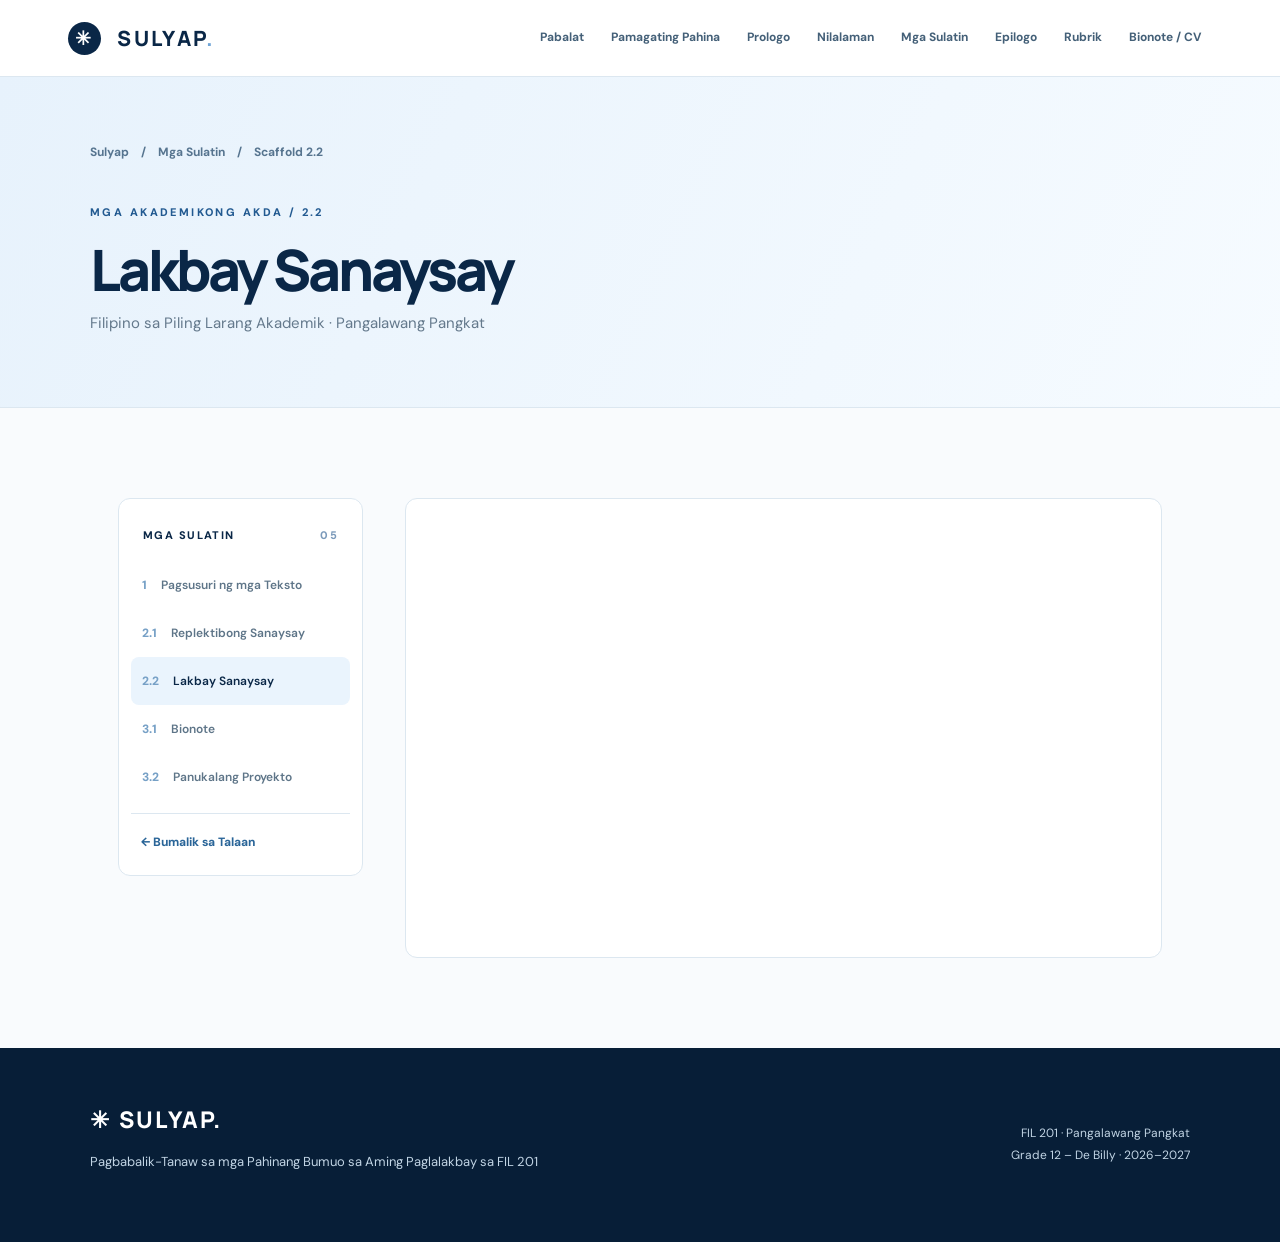
<file: scaffolds/scaffold-2-2.html>
<!doctype html><html lang="fil"><head><meta charset="utf-8"><meta name="viewport" content="width=device-width,initial-scale=1"><meta name="description" content="Sulyap — FIL 201 E-Portfolio"><meta name="theme-color" content="#0a2747"><title>Scaffold 2.2 – Lakbay Sanaysay | Sulyap</title><link rel="stylesheet" href="../style.css"></head><body><a class="skip-link" href="#main">Lumaktaw sa nilalaman</a><header class="site-header"><div class="header-in"><a class="brand" href="../index.html" aria-label="Sulyap — Pabalat"><span class="brand-symbol">✳</span> SULYAP<span class="brand-dot">.</span></a><button class="menu-toggle" type="button" aria-label="Buksan ang menu" aria-controls="main-nav" aria-expanded="false"><span></span><span></span><span></span></button><nav id="main-nav" class="nav" aria-label="Pangunahing nabigasyon"><a href="../index.html#top" data-nav>Pabalat</a><a href="../index.html#title" data-nav>Pamagating Pahina</a><a href="../index.html#prologo" data-nav>Prologo</a><a href="../index.html#contents" data-nav>Nilalaman</a><a href="../index.html#scaffolds" data-nav>Mga Sulatin</a><a href="../index.html#epilogo" data-nav>Epilogo</a><a href="../index.html#rubrik" data-nav>Rubrik</a><a href="../index.html#cv" data-nav>Bionote / CV</a></nav></div></header><main id="main"><div class="subhero"><div class="subhero-inner"><div class="breadcrumbs"><a href="../index.html">Sulyap</a><span>/</span><a href="../index.html#scaffolds">Mga Sulatin</a><span>/</span><span>Scaffold 2.2</span></div><span class="eyebrow-dark">MGA AKADEMIKONG AKDA / 2.2</span><h1>Lakbay Sanaysay</h1><p>Filipino sa Piling Larang Akademik · Pangalawang Pangkat</p></div></div><div class="shell page-layout"><aside class="scaffold-sidebar" aria-label="Mga Scaffold"><div class="sidebar-title">MGA SULATIN <span>05</span></div><a class="scaffold-switch " href="scaffold-1.html" ><span>1</span><strong>Pagsusuri ng mga Teksto</strong></a><a class="scaffold-switch " href="scaffold-2-1.html" ><span>2.1</span><strong>Replektibong Sanaysay</strong></a><a class="scaffold-switch current" href="scaffold-2-2.html" aria-current="page"><span>2.2</span><strong>Lakbay Sanaysay</strong></a><a class="scaffold-switch " href="scaffold-3-1.html" ><span>3.1</span><strong>Bionote</strong></a><a class="scaffold-switch " href="scaffold-3-2.html" ><span>3.2</span><strong>Panukalang Proyekto</strong></a><a class="sidebar-home" href="../index.html#scaffolds">← Bumalik sa Talaan</a></aside><div class="scaffold-main"><div class="blank" aria-label="Blangkong lugar para sa sulatin"></div></div></div></main><footer class="foot"><div class="footer-inner"><div><span class="footer-mark">✳ SULYAP.</span><p>Pagbabalik-Tanaw sa mga Pahinang Bumuo sa Aming Paglalakbay sa FIL 201</p></div><div class="footer-side">FIL 201 · Pangalawang Pangkat<br>Grade 12 – De Billy · 2026–2027</div></div></footer><button class="to-top" type="button" aria-label="Bumalik sa itaas" title="Bumalik sa itaas">↑</button><script src="../script.js" defer></script></body></html>
</file>
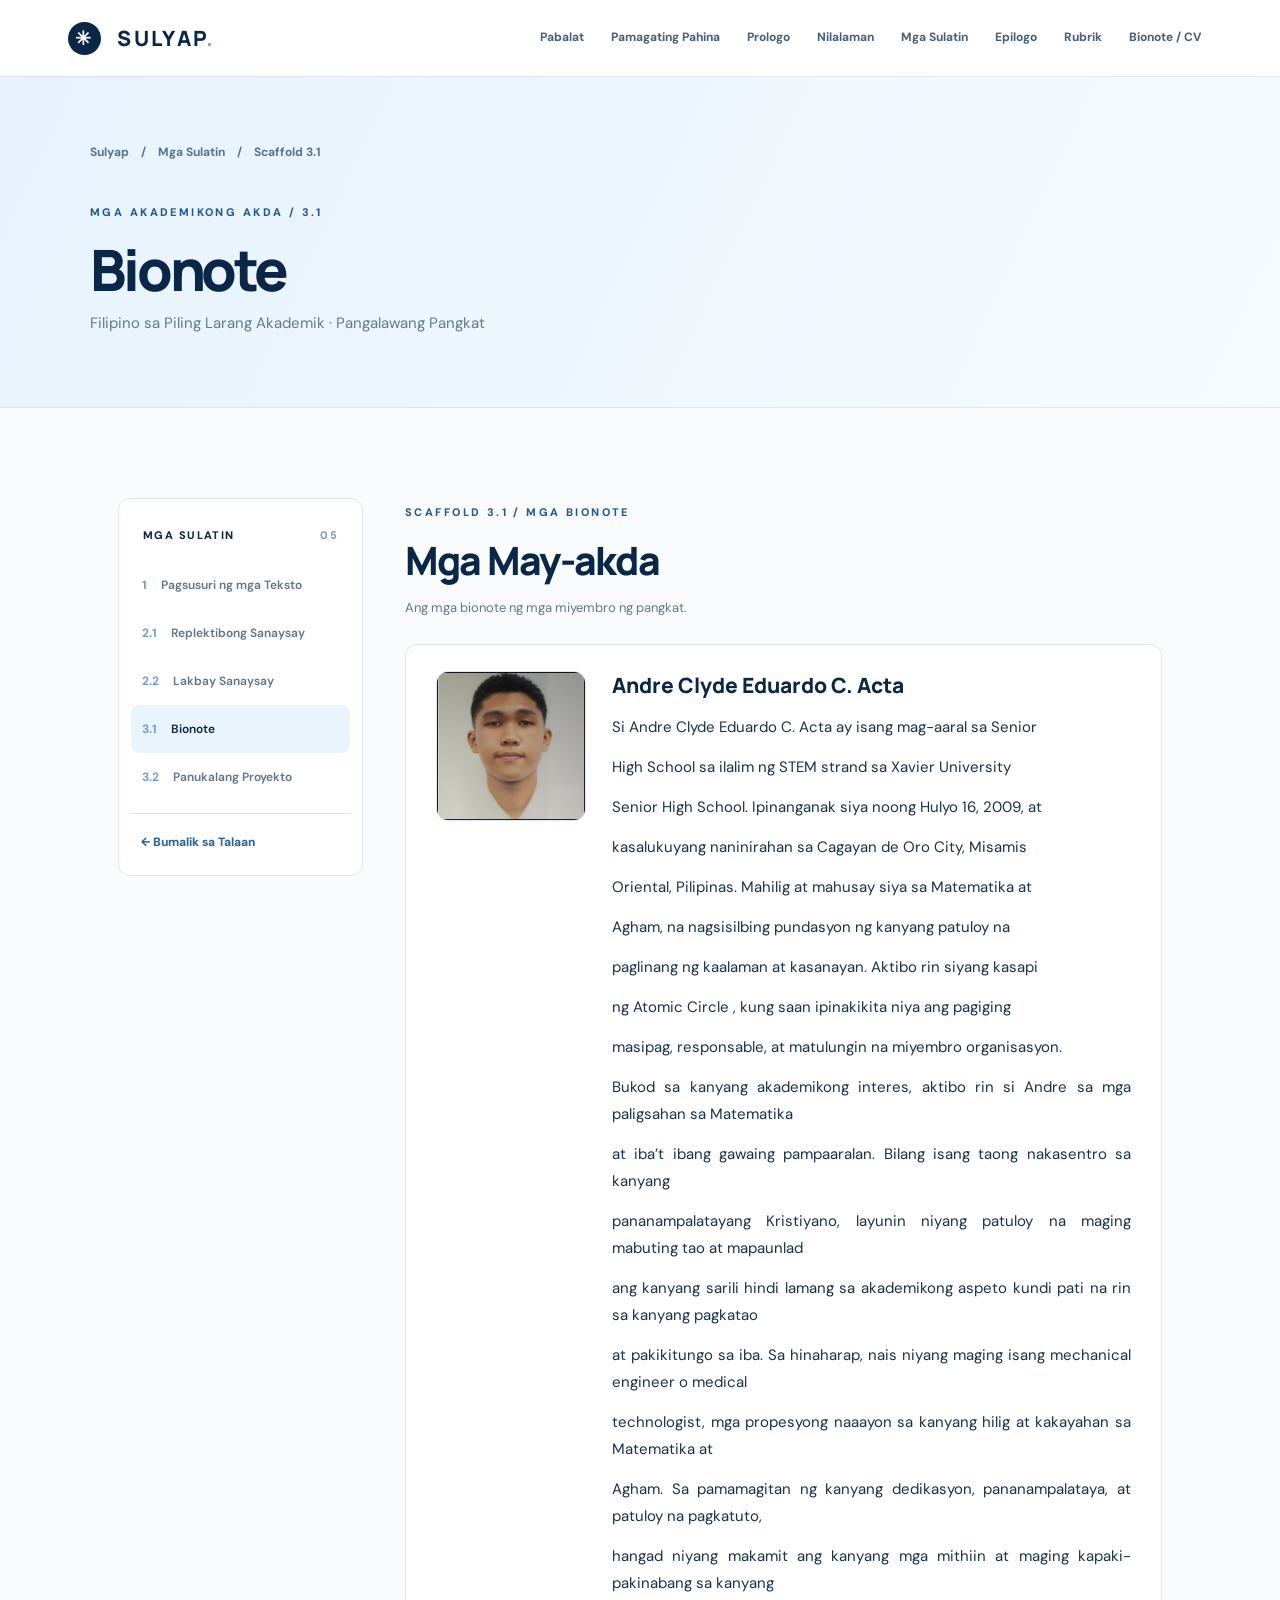
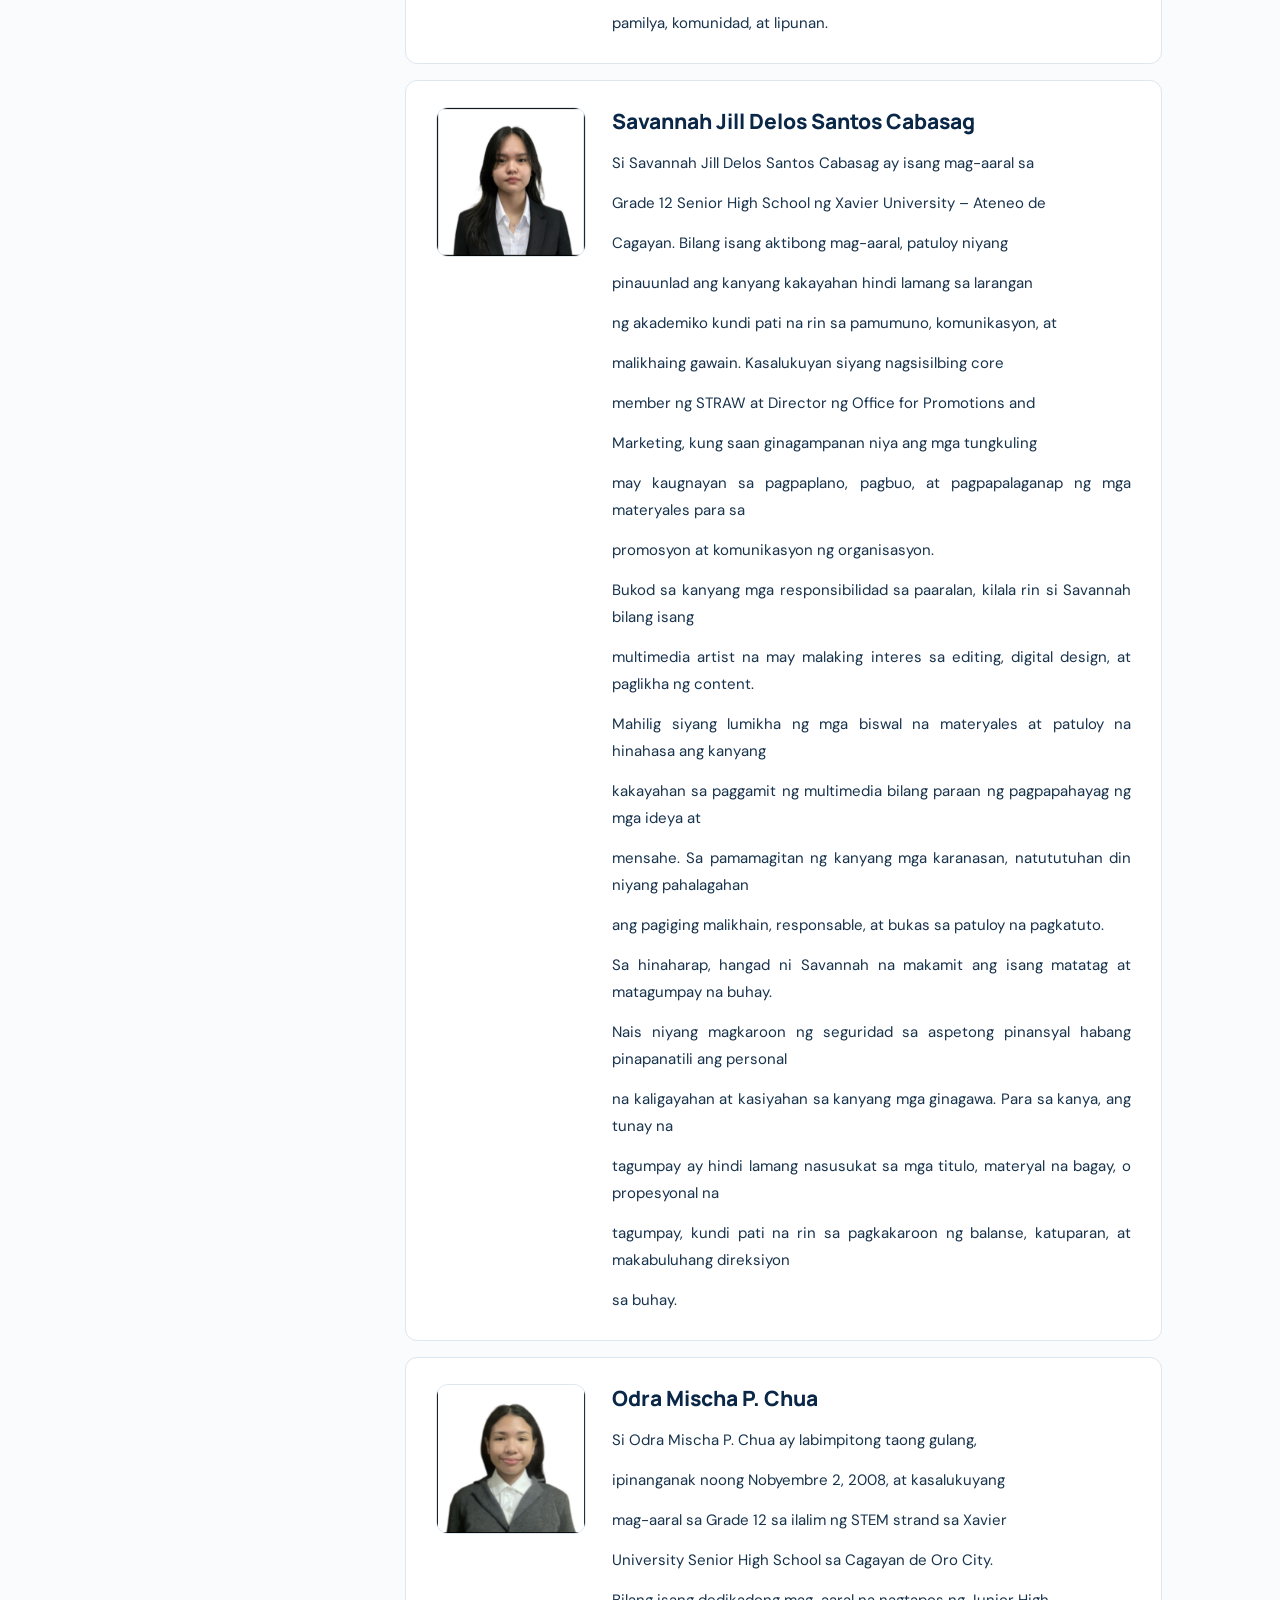
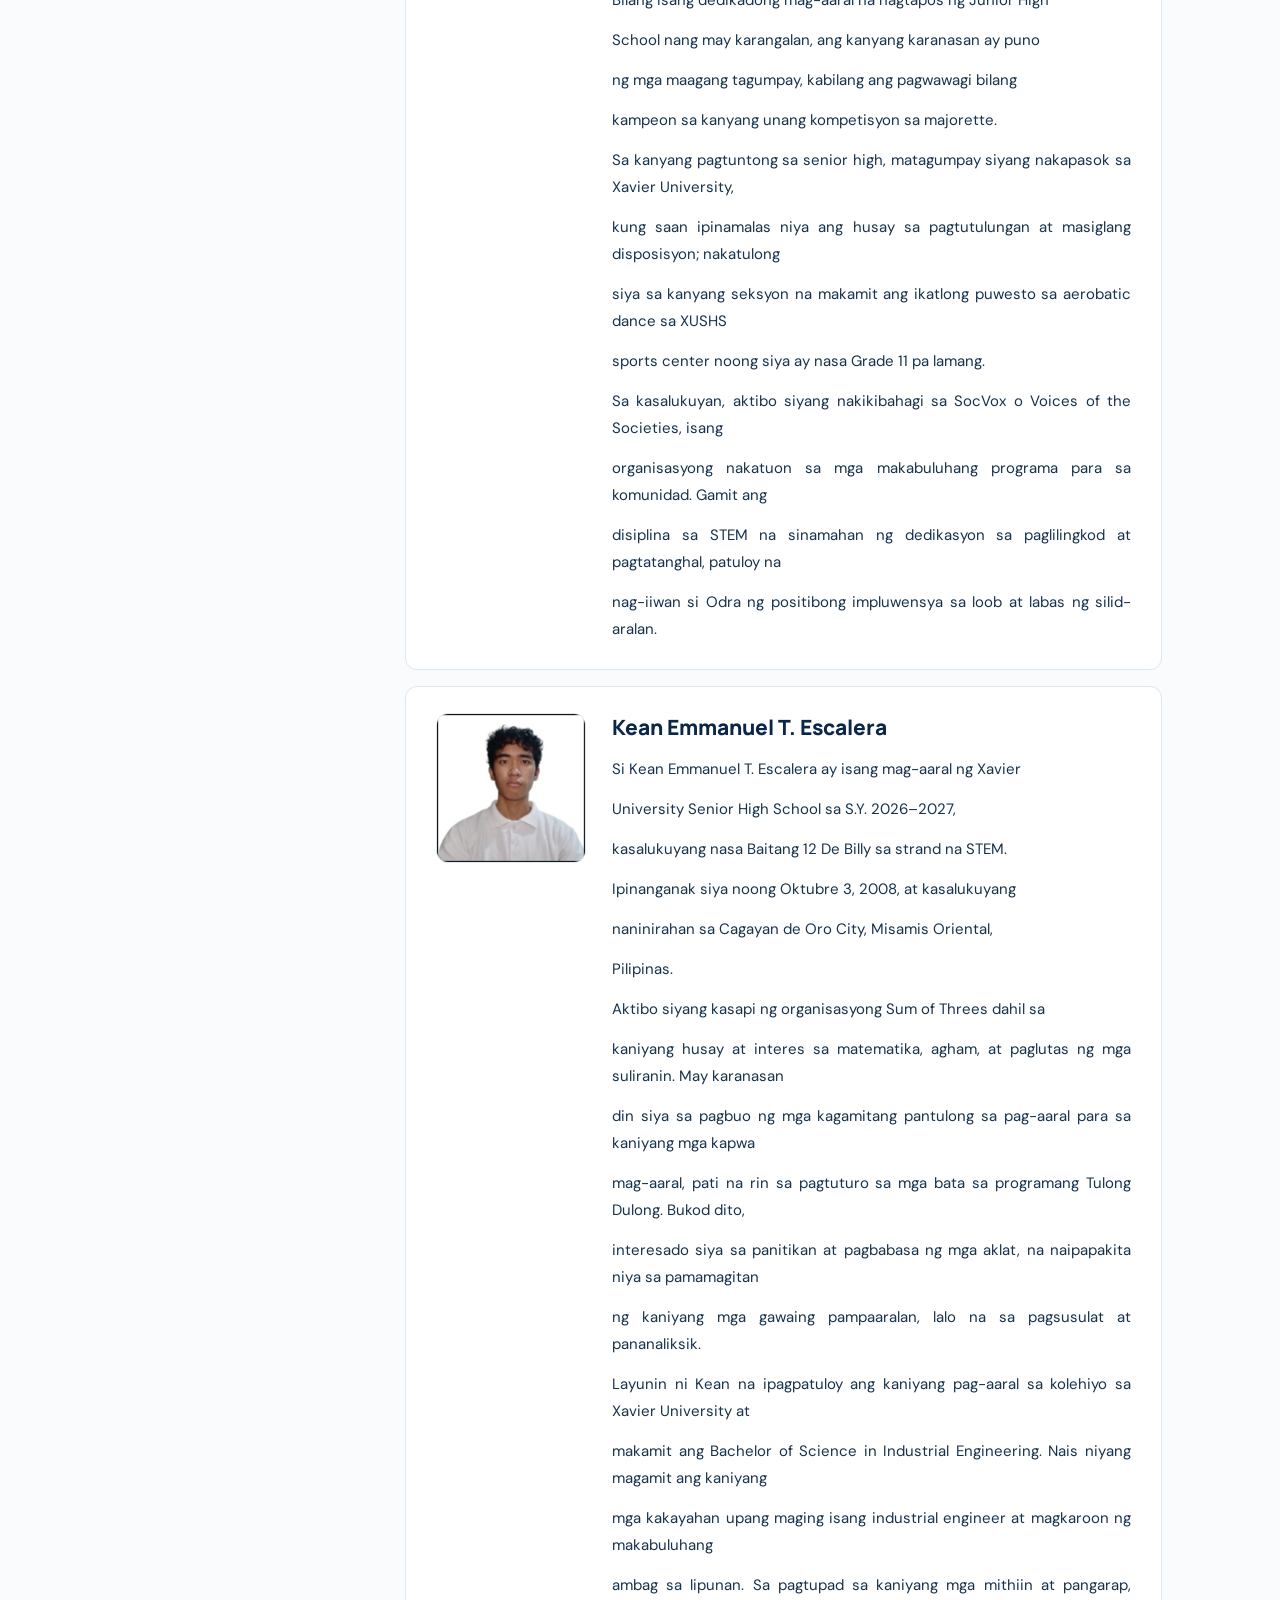
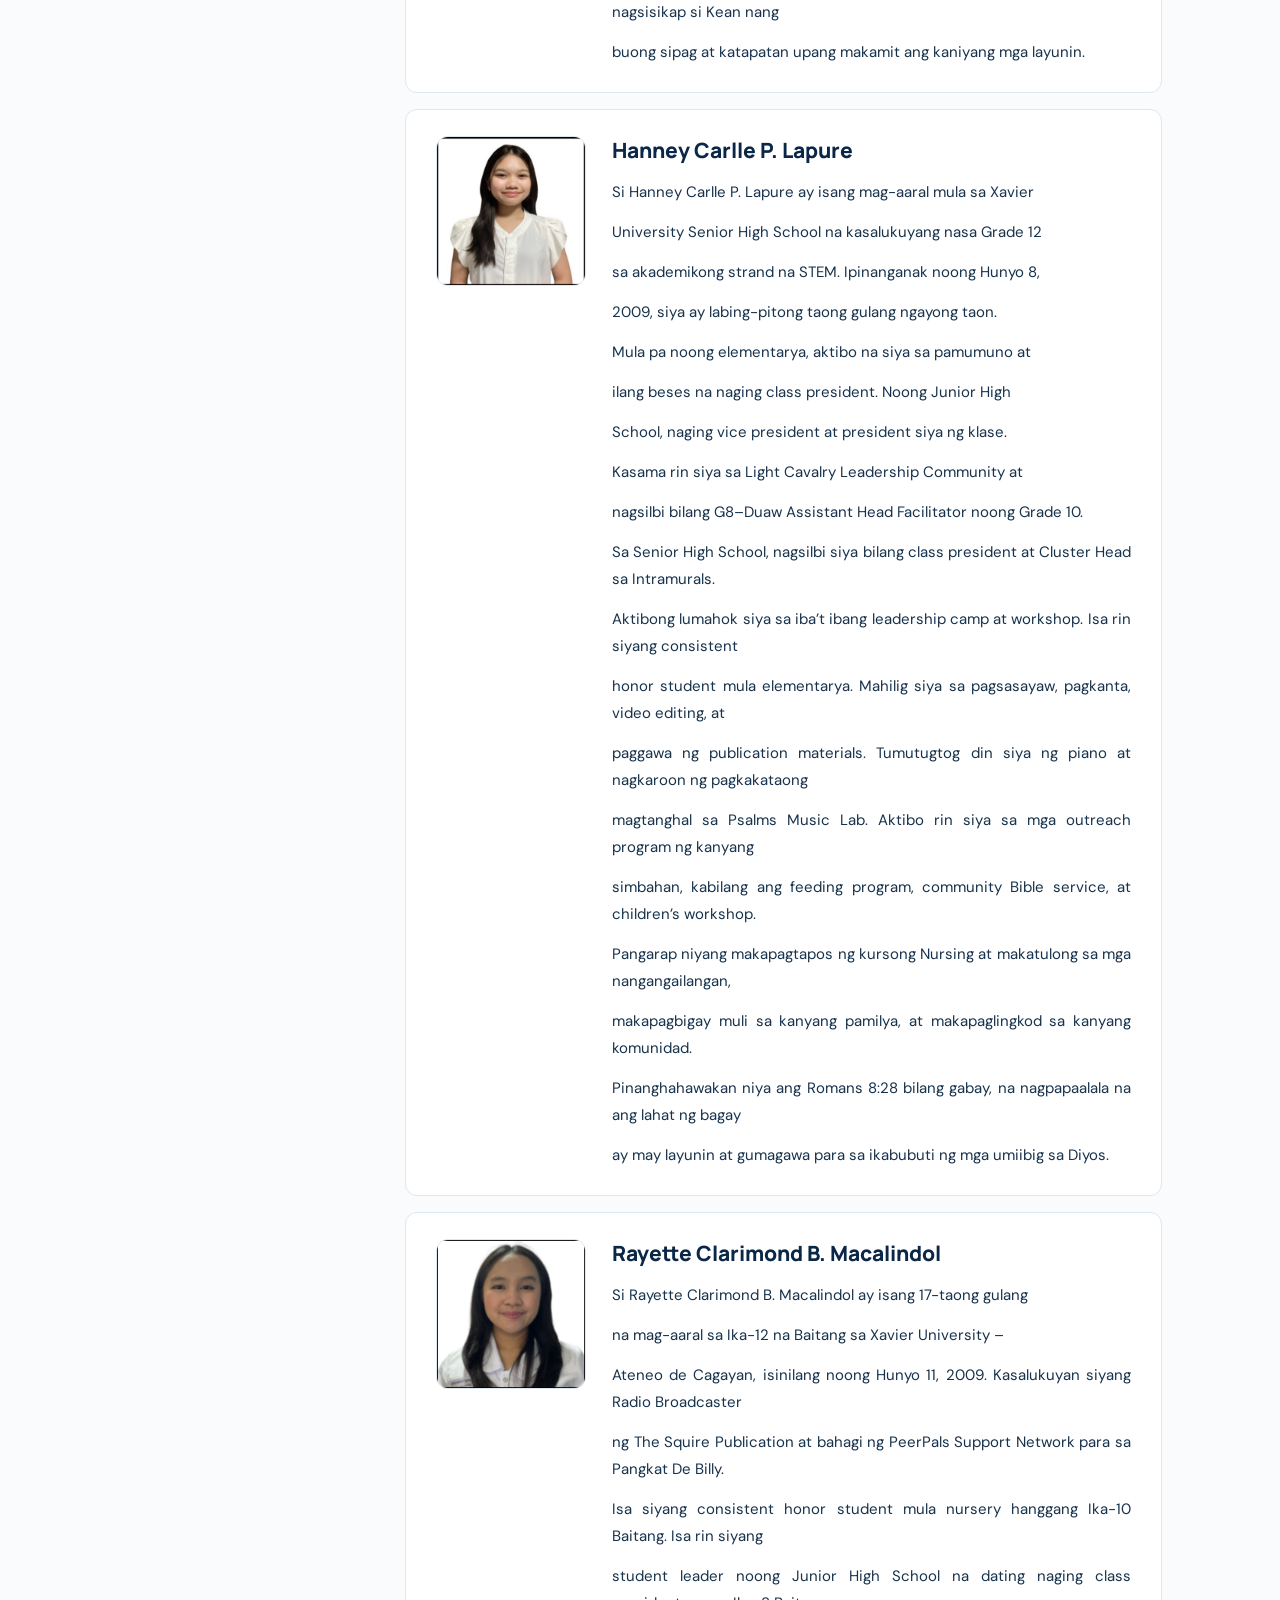
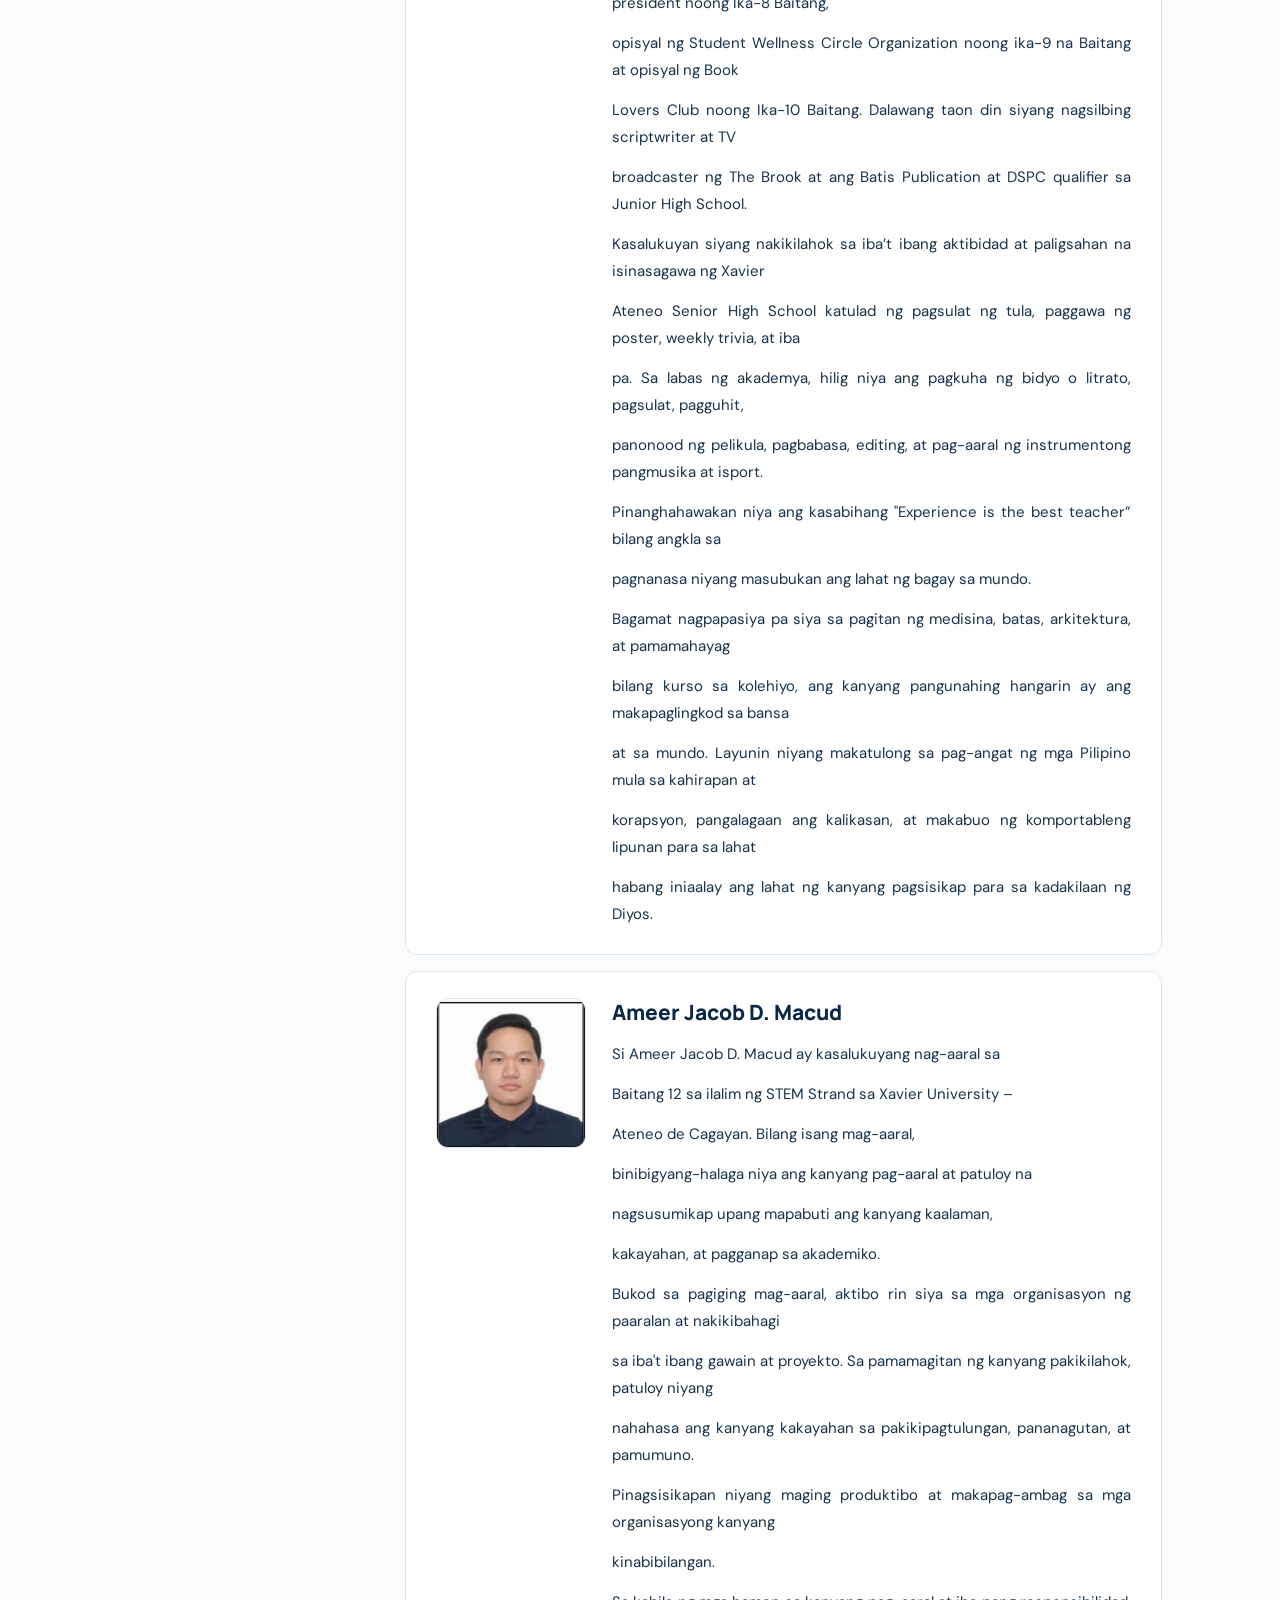
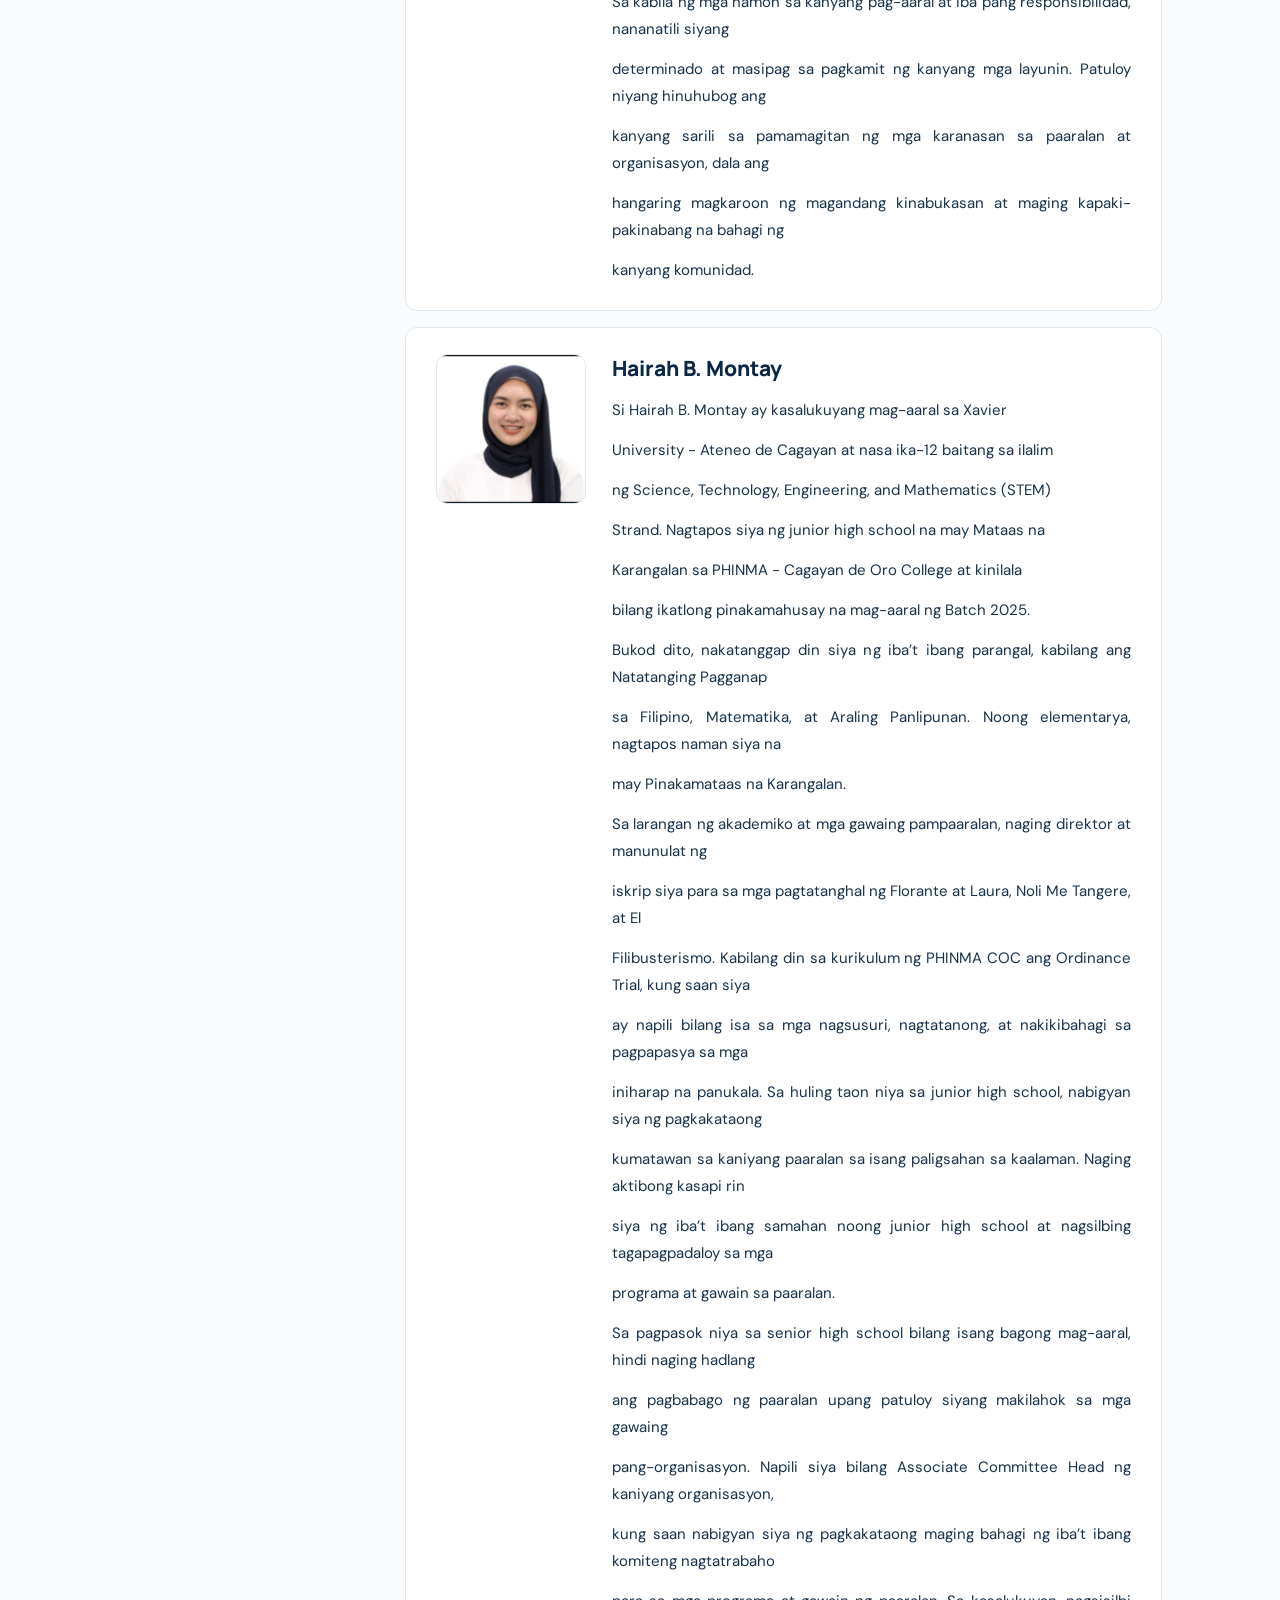
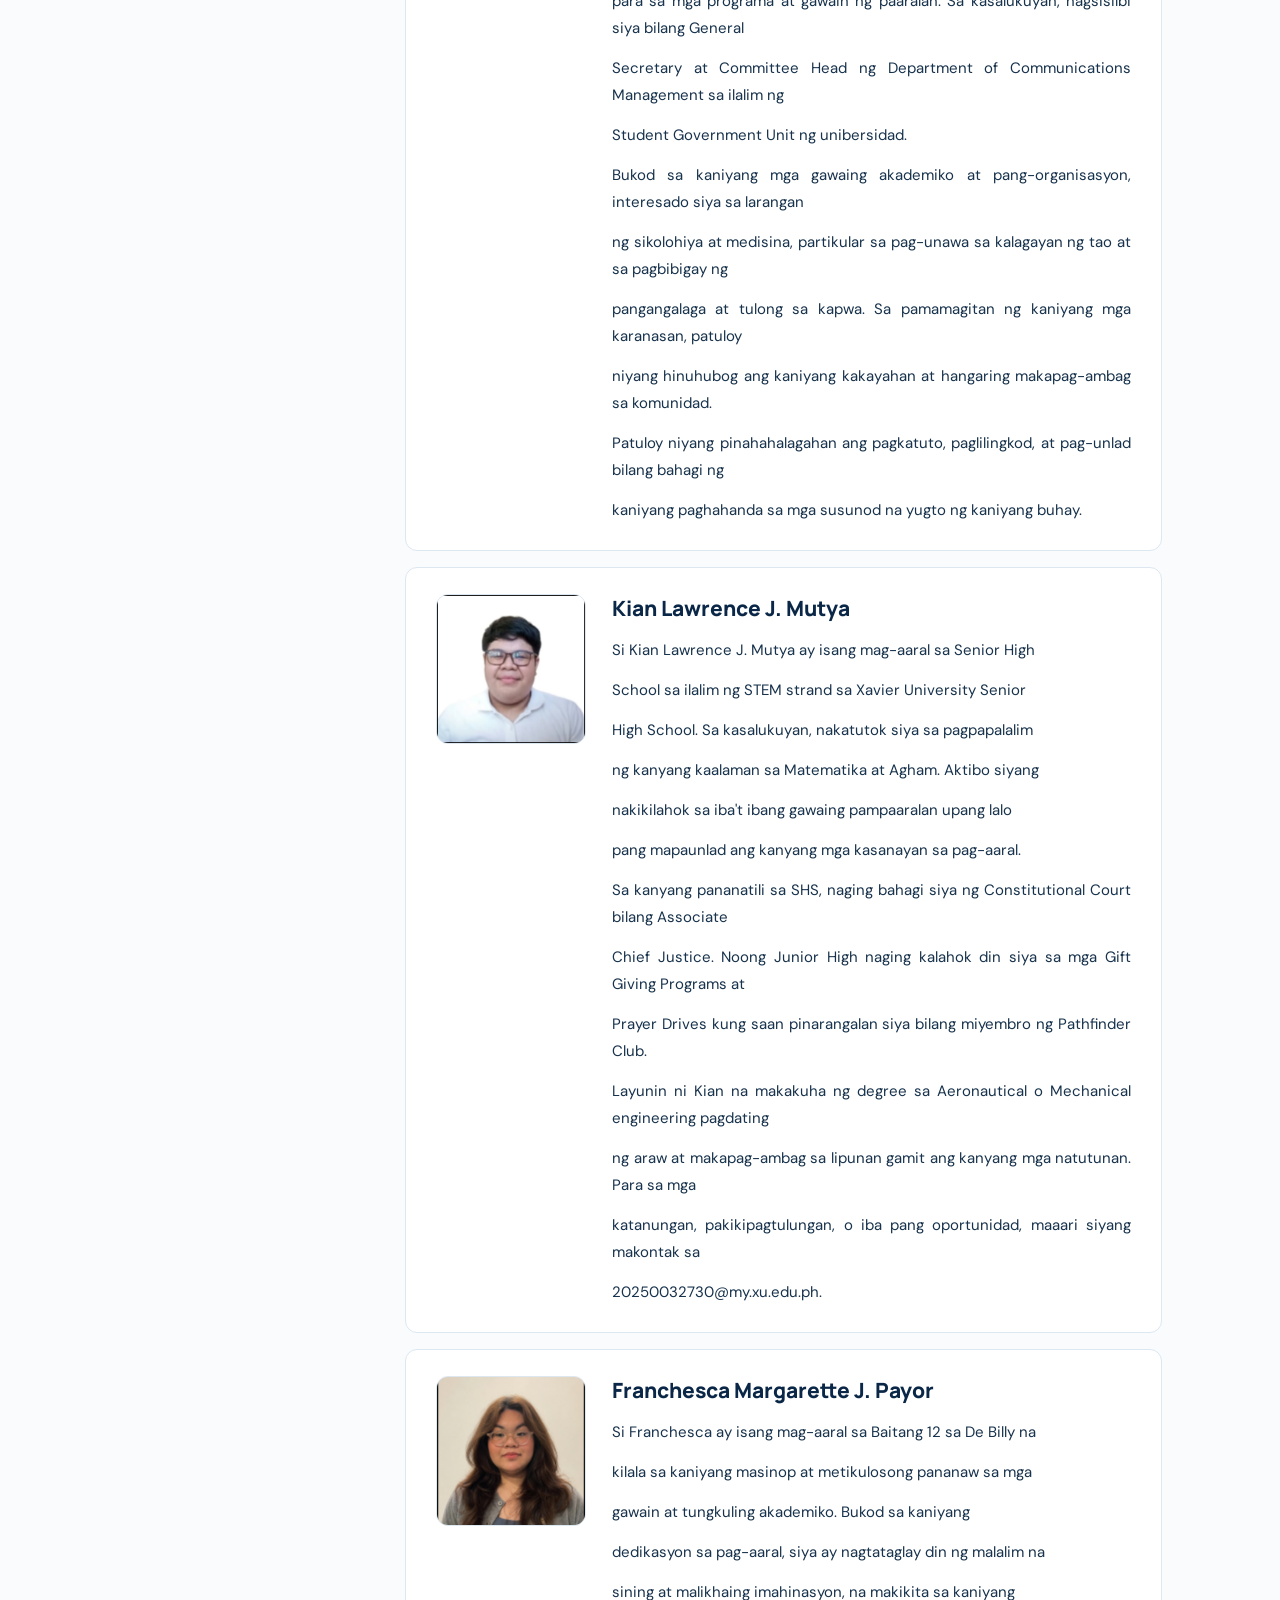
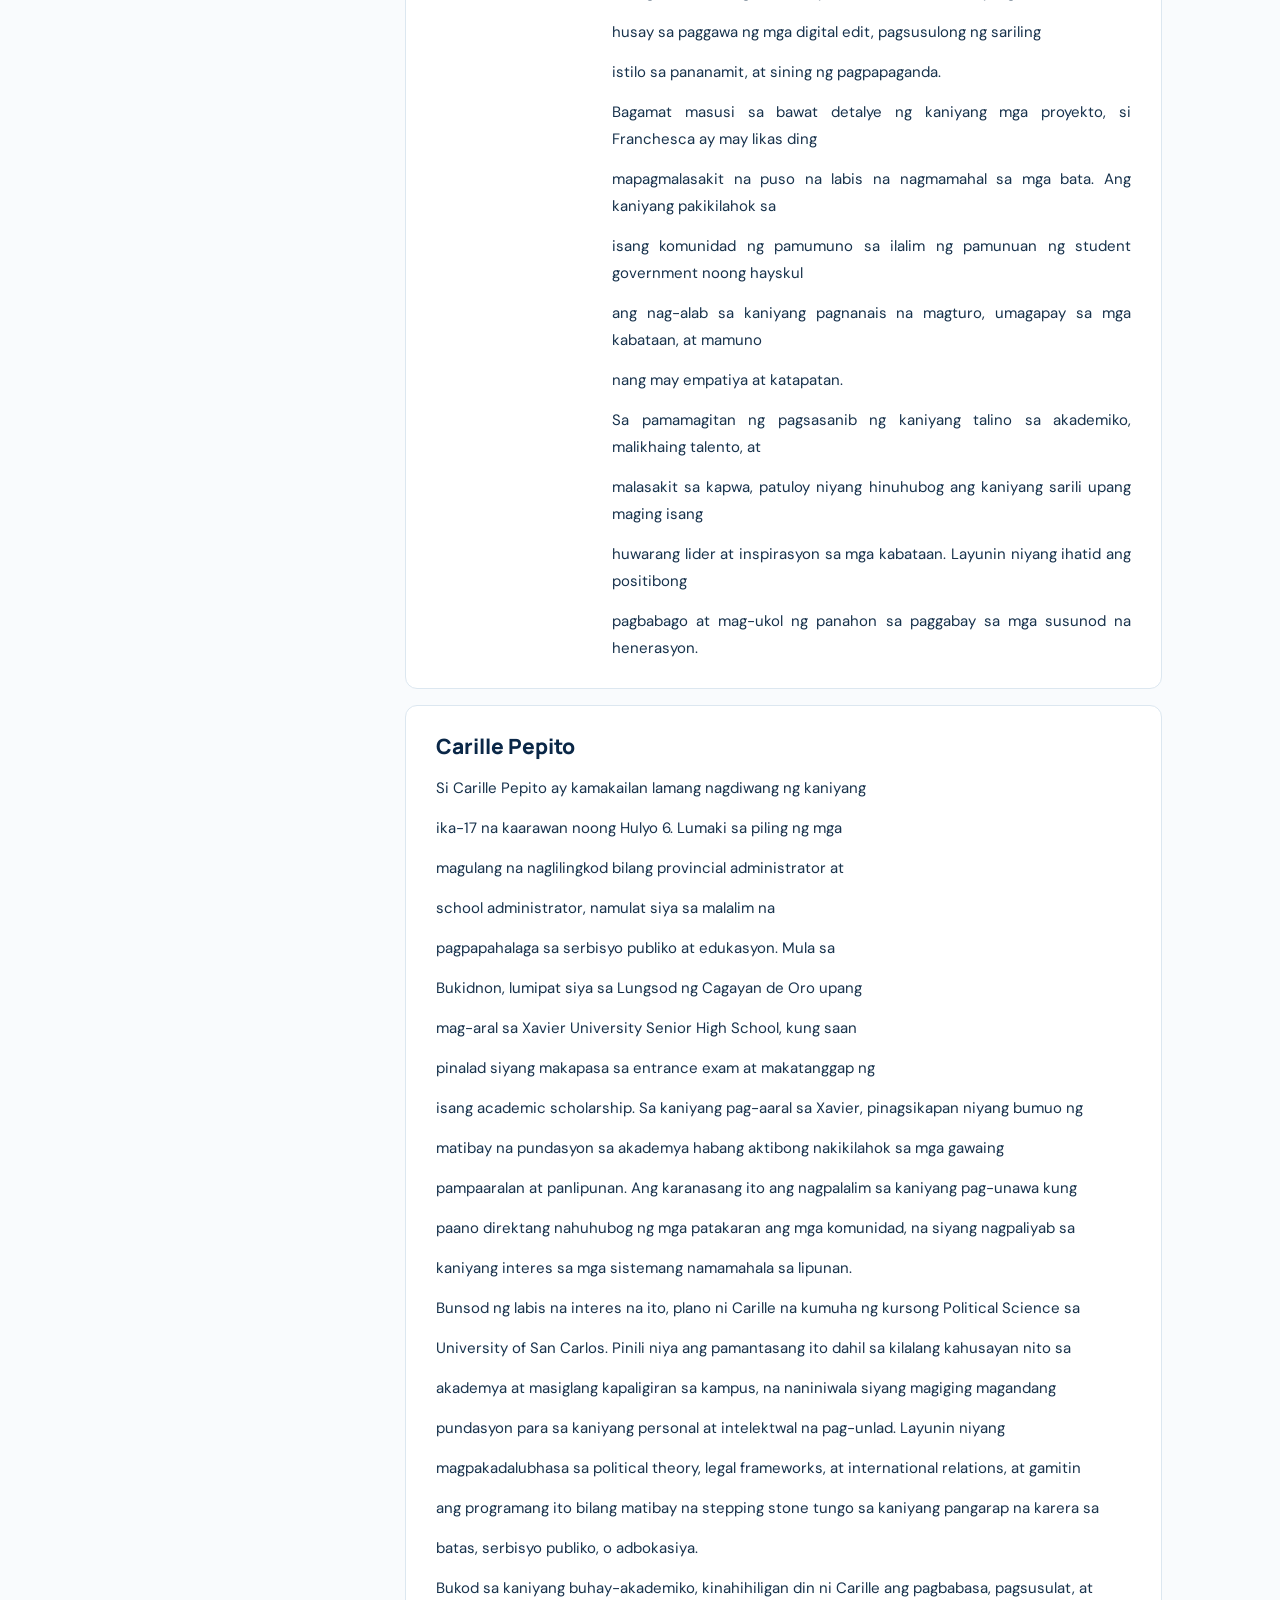
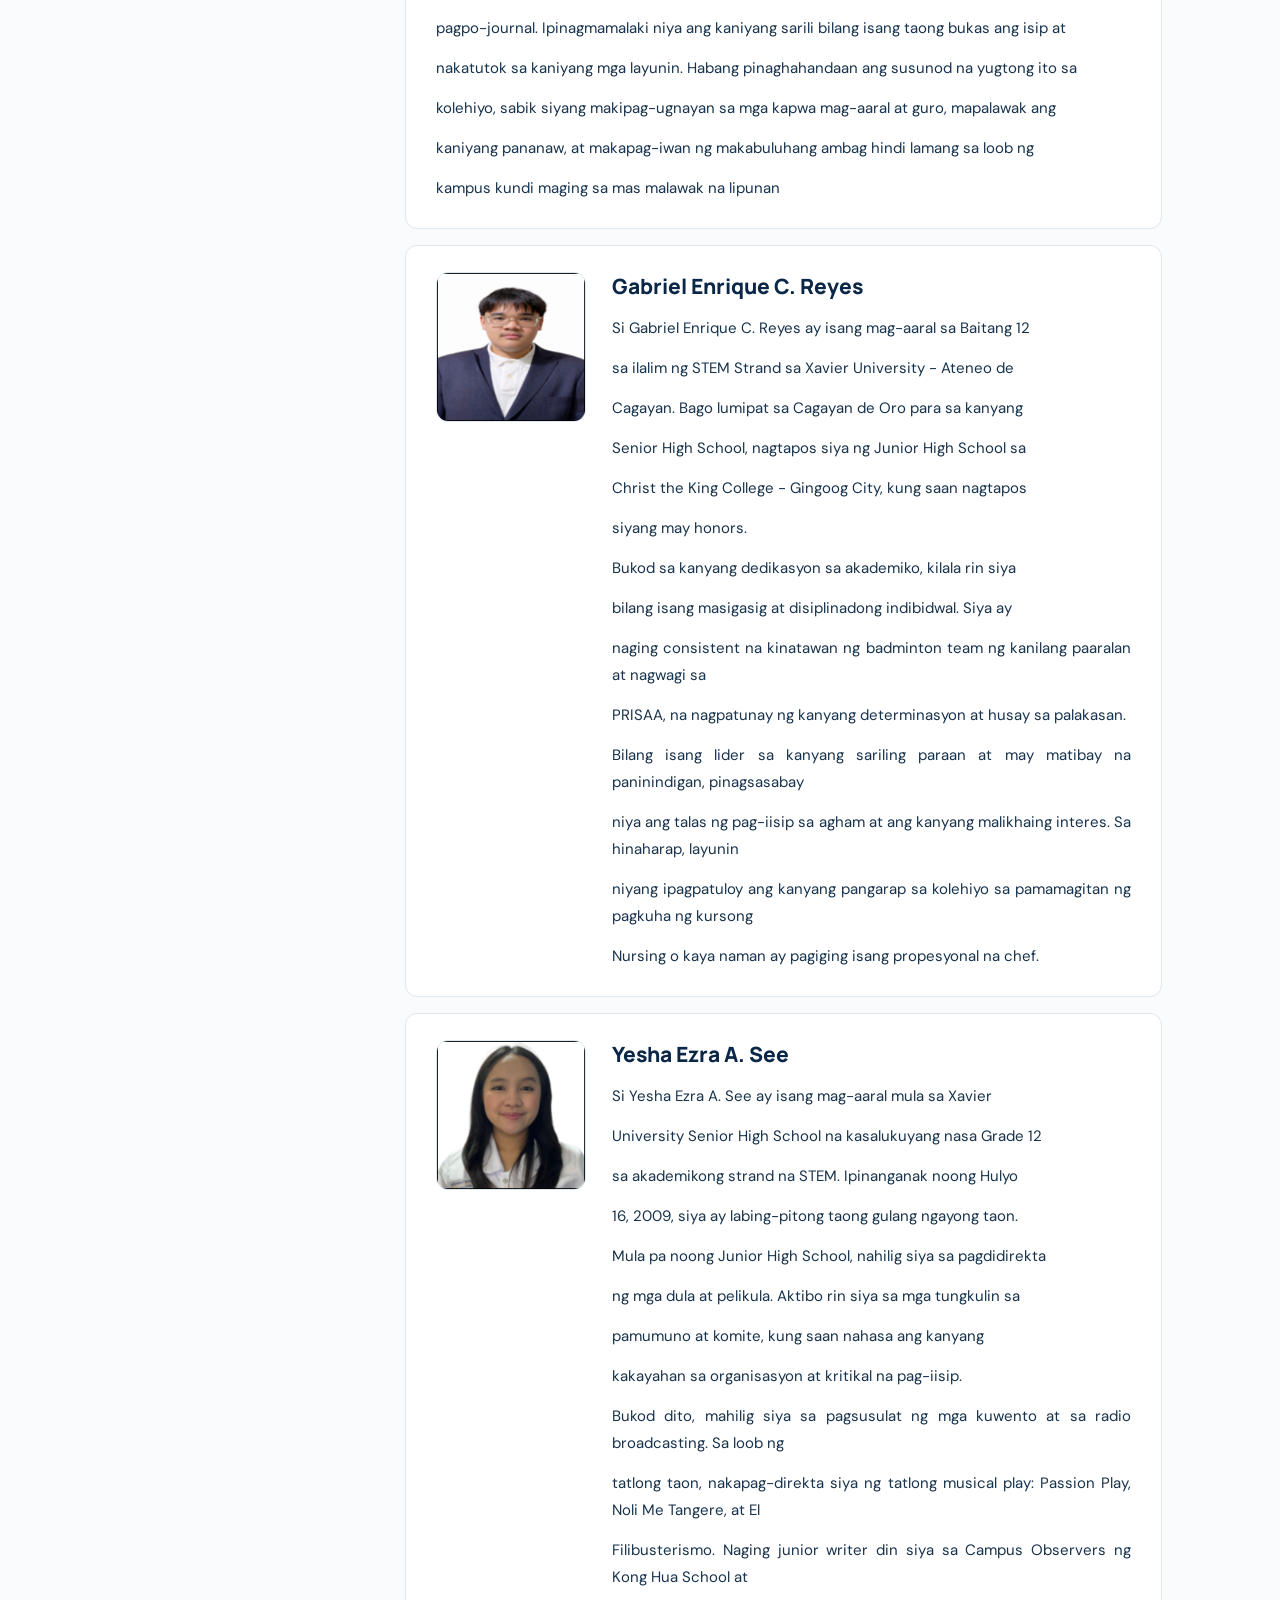
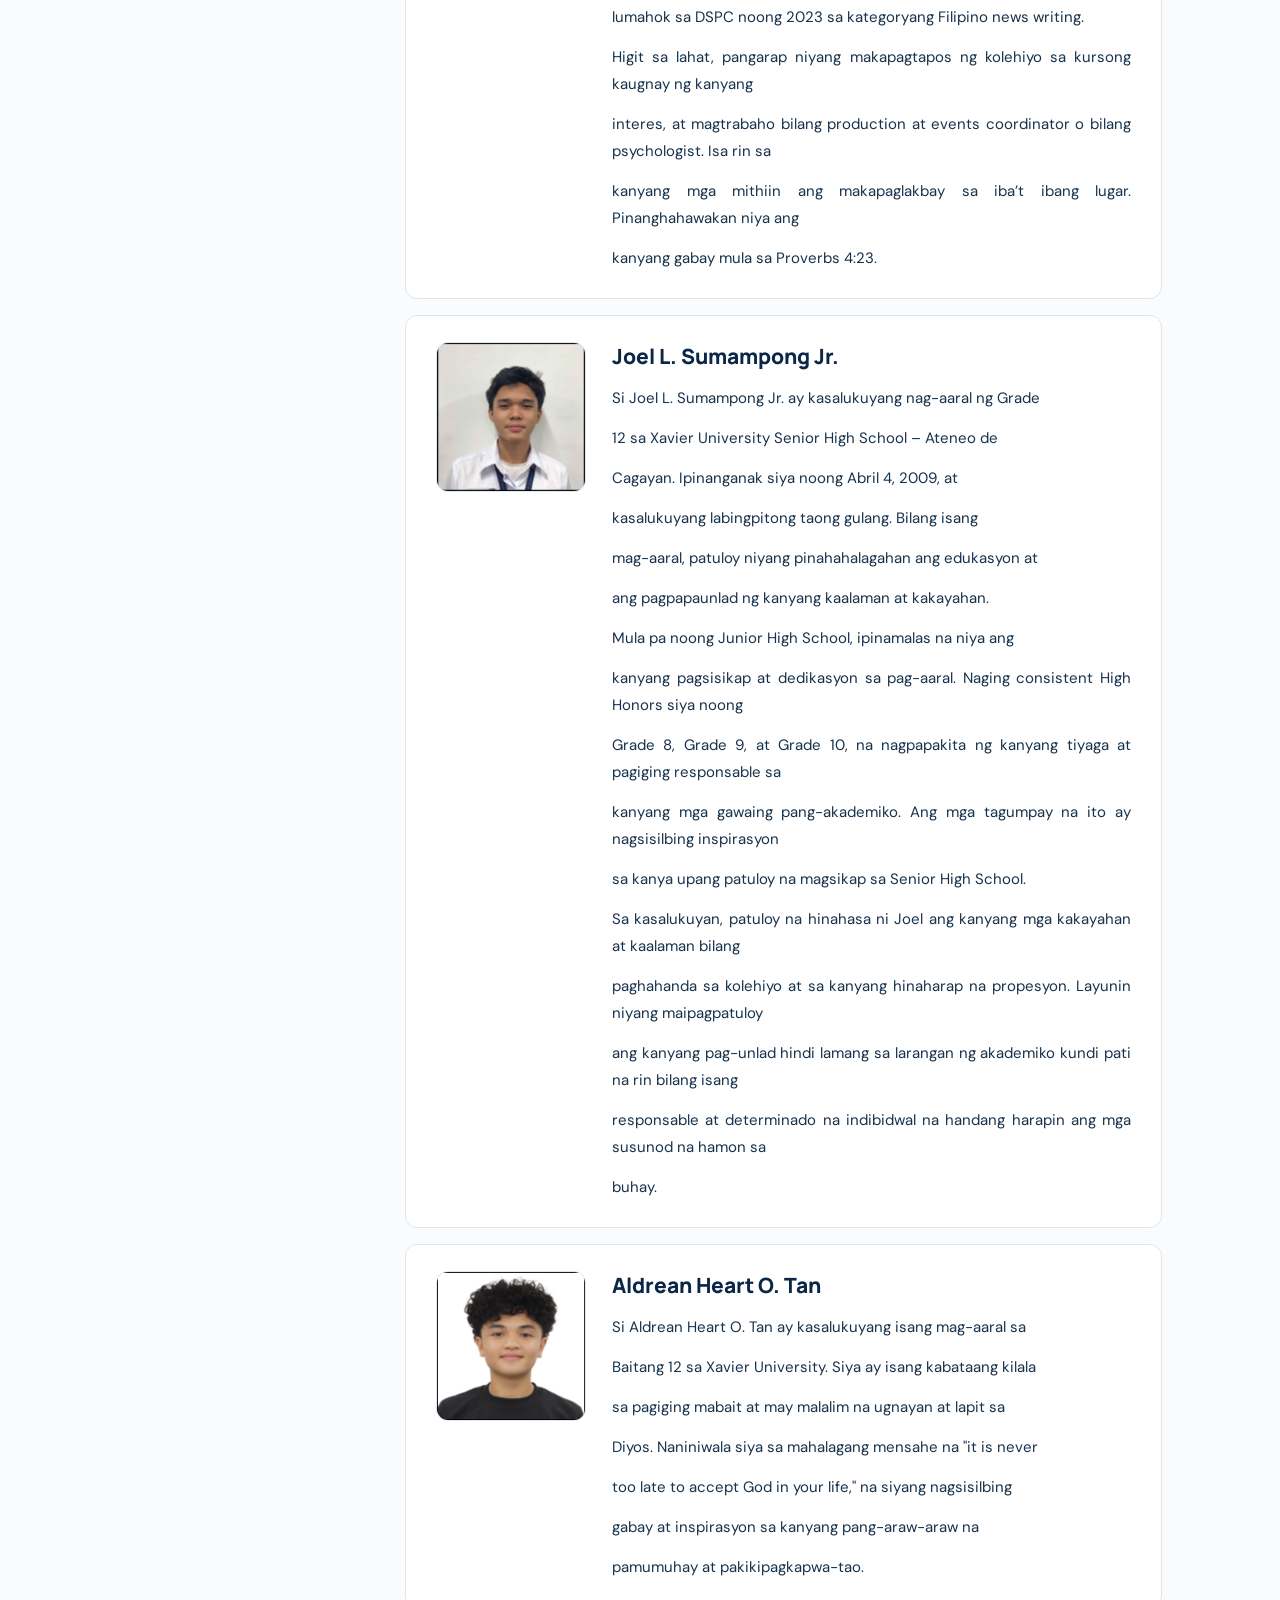
<file: scaffolds/scaffold-3-1.html>
<!DOCTYPE html>
<html lang="fil"><head><meta charset="utf-8"/><meta content="width=device-width,initial-scale=1" name="viewport"/><meta content="Sulyap — FIL 201 E-Portfolio" name="description"/><meta content="#0a2747" name="theme-color"/><title>Scaffold 3.1 – Bionote | Sulyap</title><link href="../style.css" rel="stylesheet"/></head><body><a class="skip-link" href="#main">Lumaktaw sa nilalaman</a><header class="site-header"><div class="header-in"><a aria-label="Sulyap — Pabalat" class="brand" href="../index.html"><span class="brand-symbol">✳</span> SULYAP<span class="brand-dot">.</span></a><button aria-controls="main-nav" aria-expanded="false" aria-label="Buksan ang menu" class="menu-toggle" type="button"><span></span><span></span><span></span></button><nav aria-label="Pangunahing nabigasyon" class="nav" id="main-nav"><a data-nav="" href="../index.html#top">Pabalat</a><a data-nav="" href="../index.html#title">Pamagating Pahina</a><a data-nav="" href="../index.html#prologo">Prologo</a><a data-nav="" href="../index.html#contents">Nilalaman</a><a data-nav="" href="../index.html#scaffolds">Mga Sulatin</a><a data-nav="" href="../index.html#epilogo">Epilogo</a><a data-nav="" href="../index.html#rubrik">Rubrik</a><a data-nav="" href="../index.html#cv">Bionote / CV</a></nav></div></header><main id="main"><div class="subhero"><div class="subhero-inner"><div class="breadcrumbs"><a href="../index.html">Sulyap</a><span>/</span><a href="../index.html#scaffolds">Mga Sulatin</a><span>/</span><span>Scaffold 3.1</span></div><span class="eyebrow-dark">MGA AKADEMIKONG AKDA / 3.1</span><h1>Bionote</h1><p>Filipino sa Piling Larang Akademik · Pangalawang Pangkat</p></div></div><div class="shell page-layout"><aside aria-label="Mga Scaffold" class="scaffold-sidebar"><div class="sidebar-title">MGA SULATIN <span>05</span></div><a class="scaffold-switch" href="scaffold-1.html"><span>1</span><strong>Pagsusuri ng mga Teksto</strong></a><a class="scaffold-switch" href="scaffold-2-1.html"><span>2.1</span><strong>Replektibong Sanaysay</strong></a><a class="scaffold-switch" href="scaffold-2-2.html"><span>2.2</span><strong>Lakbay Sanaysay</strong></a><a aria-current="page" class="scaffold-switch current" href="scaffold-3-1.html"><span>3.1</span><strong>Bionote</strong></a><a class="scaffold-switch" href="scaffold-3-2.html"><span>3.2</span><strong>Panukalang Proyekto</strong></a><a class="sidebar-home" href="../index.html#scaffolds">← Bumalik sa Talaan</a></aside><div class="scaffold-main"><div class="doc-heading"><span class="doc-label">SCAFFOLD 3.1 / MGA BIONOTE</span><h2>Mga May-akda</h2><p>Ang mga bionote ng mga miyembro ng pangkat.</p></div><div class="bio-grid"><article class="bio-card has-photo"><img alt="Larawan ni Andre Clyde Eduardo C. Acta" class="bio-photo" decoding="async" loading="lazy" src="../assets/portraits/member-10.png"/><h3>Andre Clyde Eduardo C. Acta</h3><p>Si Andre Clyde Eduardo C. Acta ay isang mag-aaral sa Senior</p><p>High School sa ilalim ng STEM strand sa Xavier University</p><p>Senior High School. Ipinanganak siya noong Hulyo 16, 2009, at</p><p>kasalukuyang naninirahan sa Cagayan de Oro City, Misamis</p><p>Oriental, Pilipinas. Mahilig at mahusay siya sa Matematika at</p><p>Agham, na nagsisilbing pundasyon ng kanyang patuloy na</p><p>paglinang ng kaalaman at kasanayan. Aktibo rin siyang kasapi</p><p>ng Atomic Circle , kung saan ipinakikita niya ang pagiging</p><p>masipag, responsable, at matulungin na miyembro organisasyon.</p><p>Bukod sa kanyang akademikong interes, aktibo rin si Andre sa mga paligsahan sa Matematika</p><p>at iba’t ibang gawaing pampaaralan. Bilang isang taong nakasentro sa kanyang</p><p>pananampalatayang Kristiyano, layunin niyang patuloy na maging mabuting tao at mapaunlad</p><p>ang kanyang sarili hindi lamang sa akademikong aspeto kundi pati na rin sa kanyang pagkatao</p><p>at pakikitungo sa iba. Sa hinaharap, nais niyang maging isang mechanical engineer o medical</p><p>technologist, mga propesyong naaayon sa kanyang hilig at kakayahan sa Matematika at</p><p>Agham. Sa pamamagitan ng kanyang dedikasyon, pananampalataya, at patuloy na pagkatuto,</p><p>hangad niyang makamit ang kanyang mga mithiin at maging kapaki-pakinabang sa kanyang</p><p>pamilya, komunidad, at lipunan.</p></article><article class="bio-card has-photo"><img alt="Larawan ni Savannah Jill Delos Santos Cabasag" class="bio-photo" decoding="async" loading="lazy" src="../assets/portraits/member-11.png"/><h3>Savannah Jill Delos Santos Cabasag</h3><p>Si Savannah Jill Delos Santos Cabasag ay isang mag-aaral sa</p><p>Grade 12 Senior High School ng Xavier University – Ateneo de</p><p>Cagayan. Bilang isang aktibong mag-aaral, patuloy niyang</p><p>pinauunlad ang kanyang kakayahan hindi lamang sa larangan</p><p>ng akademiko kundi pati na rin sa pamumuno, komunikasyon, at</p><p>malikhaing gawain. Kasalukuyan siyang nagsisilbing core</p><p>member ng STRAW at Director ng Office for Promotions and</p><p>Marketing, kung saan ginagampanan niya ang mga tungkuling</p><p>may kaugnayan sa pagpaplano, pagbuo, at pagpapalaganap ng mga materyales para sa</p><p>promosyon at komunikasyon ng organisasyon.</p><p>Bukod sa kanyang mga responsibilidad sa paaralan, kilala rin si Savannah bilang isang</p><p>multimedia artist na may malaking interes sa editing, digital design, at paglikha ng content.</p><p>Mahilig siyang lumikha ng mga biswal na materyales at patuloy na hinahasa ang kanyang</p><p>kakayahan sa paggamit ng multimedia bilang paraan ng pagpapahayag ng mga ideya at</p><p>mensahe. Sa pamamagitan ng kanyang mga karanasan, natututuhan din niyang pahalagahan</p><p>ang pagiging malikhain, responsable, at bukas sa patuloy na pagkatuto.</p><p>Sa hinaharap, hangad ni Savannah na makamit ang isang matatag at matagumpay na buhay.</p><p>Nais niyang magkaroon ng seguridad sa aspetong pinansyal habang pinapanatili ang personal</p><p>na kaligayahan at kasiyahan sa kanyang mga ginagawa. Para sa kanya, ang tunay na</p><p>tagumpay ay hindi lamang nasusukat sa mga titulo, materyal na bagay, o propesyonal na</p><p>tagumpay, kundi pati na rin sa pagkakaroon ng balanse, katuparan, at makabuluhang direksiyon</p><p>sa buhay.</p></article><article class="bio-card has-photo"><img alt="Larawan ni Odra Mischa P. Chua" class="bio-photo" decoding="async" loading="lazy" src="../assets/portraits/member-06.png"/><h3>Odra Mischa P. Chua</h3><p>Si Odra Mischa P. Chua ay labimpitong taong gulang,</p><p>ipinanganak noong Nobyembre 2, 2008, at kasalukuyang</p><p>mag-aaral sa Grade 12 sa ilalim ng STEM strand sa Xavier</p><p>University Senior High School sa Cagayan de Oro City.</p><p>Bilang isang dedikadong mag-aaral na nagtapos ng Junior High</p><p>School nang may karangalan, ang kanyang karanasan ay puno</p><p>ng mga maagang tagumpay, kabilang ang pagwawagi bilang</p><p>kampeon sa kanyang unang kompetisyon sa majorette.</p><p>Sa kanyang pagtuntong sa senior high, matagumpay siyang nakapasok sa Xavier University,</p><p>kung saan ipinamalas niya ang husay sa pagtutulungan at masiglang disposisyon; nakatulong</p><p>siya sa kanyang seksyon na makamit ang ikatlong puwesto sa aerobatic dance sa XUSHS</p><p>sports center noong siya ay nasa Grade 11 pa lamang.</p><p>Sa kasalukuyan, aktibo siyang nakikibahagi sa SocVox o Voices of the Societies, isang</p><p>organisasyong nakatuon sa mga makabuluhang programa para sa komunidad. Gamit ang</p><p>disiplina sa STEM na sinamahan ng dedikasyon sa paglilingkod at pagtatanghal, patuloy na</p><p>nag-iiwan si Odra ng positibong impluwensya sa loob at labas ng silid-aralan.</p></article><article class="bio-card has-photo"><img alt="Larawan ni Kean Emmanuel T. Escalera" class="bio-photo" decoding="async" loading="lazy" src="../assets/portraits/member-09.png"/><h3>Kean Emmanuel T. Escalera</h3><p>Si Kean Emmanuel T. Escalera ay isang mag-aaral ng Xavier</p><p>University Senior High School sa S.Y. 2026–2027,</p><p>kasalukuyang nasa Baitang 12 De Billy sa strand na STEM.</p><p>Ipinanganak siya noong Oktubre 3, 2008, at kasalukuyang</p><p>naninirahan sa Cagayan de Oro City, Misamis Oriental,</p><p>Pilipinas.</p><p>Aktibo siyang kasapi ng organisasyong Sum of Threes dahil sa</p><p>kaniyang husay at interes sa matematika, agham, at paglutas ng mga suliranin. May karanasan</p><p>din siya sa pagbuo ng mga kagamitang pantulong sa pag-aaral para sa kaniyang mga kapwa</p><p>mag-aaral, pati na rin sa pagtuturo sa mga bata sa programang Tulong Dulong. Bukod dito,</p><p>interesado siya sa panitikan at pagbabasa ng mga aklat, na naipapakita niya sa pamamagitan</p><p>ng kaniyang mga gawaing pampaaralan, lalo na sa pagsusulat at pananaliksik.</p><p>Layunin ni Kean na ipagpatuloy ang kaniyang pag-aaral sa kolehiyo sa Xavier University at</p><p>makamit ang Bachelor of Science in Industrial Engineering. Nais niyang magamit ang kaniyang</p><p>mga kakayahan upang maging isang industrial engineer at magkaroon ng makabuluhang</p><p>ambag sa lipunan. Sa pagtupad sa kaniyang mga mithiin at pangarap, nagsisikap si Kean nang</p><p>buong sipag at katapatan upang makamit ang kaniyang mga layunin.</p></article><article class="bio-card has-photo"><img alt="Larawan ni Hanney Carlle P. Lapure" class="bio-photo" decoding="async" loading="lazy" src="../assets/portraits/member-08.png"/><h3>Hanney Carlle P. Lapure</h3><p>Si Hanney Carlle P. Lapure ay isang mag-aaral mula sa Xavier</p><p>University Senior High School na kasalukuyang nasa Grade 12</p><p>sa akademikong strand na STEM. Ipinanganak noong Hunyo 8,</p><p>2009, siya ay labing-pitong taong gulang ngayong taon.</p><p>Mula pa noong elementarya, aktibo na siya sa pamumuno at</p><p>ilang beses na naging class president. Noong Junior High</p><p>School, naging vice president at president siya ng klase.</p><p>Kasama rin siya sa Light Cavalry Leadership Community at</p><p>nagsilbi bilang G8–Duaw Assistant Head Facilitator noong Grade 10.</p><p>Sa Senior High School, nagsilbi siya bilang class president at Cluster Head sa Intramurals.</p><p>Aktibong lumahok siya sa iba’t ibang leadership camp at workshop. Isa rin siyang consistent</p><p>honor student mula elementarya. Mahilig siya sa pagsasayaw, pagkanta, video editing, at</p><p>paggawa ng publication materials. Tumutugtog din siya ng piano at nagkaroon ng pagkakataong</p><p>magtanghal sa Psalms Music Lab. Aktibo rin siya sa mga outreach program ng kanyang</p><p>simbahan, kabilang ang feeding program, community Bible service, at children’s workshop.</p><p>Pangarap niyang makapagtapos ng kursong Nursing at makatulong sa mga nangangailangan,</p><p>makapagbigay muli sa kanyang pamilya, at makapaglingkod sa kanyang komunidad.</p><p>Pinanghahawakan niya ang Romans 8:28 bilang gabay, na nagpapaalala na ang lahat ng bagay</p><p>ay may layunin at gumagawa para sa ikabubuti ng mga umiibig sa Diyos.</p></article><article class="bio-card has-photo"><img alt="Larawan ni Rayette Clarimond B. Macalindol" class="bio-photo" decoding="async" loading="lazy" src="../assets/portraits/member-14.png"/><h3>Rayette Clarimond B. Macalindol</h3><p>Si Rayette Clarimond B. Macalindol ay isang 17-taong gulang</p><p>na mag-aaral sa Ika-12 na Baitang sa Xavier University –</p><p>Ateneo de Cagayan, isinilang noong Hunyo 11, 2009. Kasalukuyan siyang Radio Broadcaster</p><p>ng The Squire Publication at bahagi ng PeerPals Support Network para sa Pangkat De Billy.</p><p>Isa siyang consistent honor student mula nursery hanggang Ika-10 Baitang. Isa rin siyang</p><p>student leader noong Junior High School na dating naging class president noong Ika-8 Baitang,</p><p>opisyal ng Student Wellness Circle Organization noong ika-9 na Baitang at opisyal ng Book</p><p>Lovers Club noong Ika-10 Baitang. Dalawang taon din siyang nagsilbing scriptwriter at TV</p><p>broadcaster ng The Brook at ang Batis Publication at DSPC qualifier sa Junior High School.</p><p>Kasalukuyan siyang nakikilahok sa iba’t ibang aktibidad at paligsahan na isinasagawa ng Xavier</p><p>Ateneo Senior High School katulad ng pagsulat ng tula, paggawa ng poster, weekly trivia, at iba</p><p>pa. Sa labas ng akademya, hilig niya ang pagkuha ng bidyo o litrato, pagsulat, pagguhit,</p><p>panonood ng pelikula, pagbabasa, editing, at pag-aaral ng instrumentong pangmusika at isport.</p><p>Pinanghahawakan niya ang kasabihang "Experience is the best teacher” bilang angkla sa</p><p>pagnanasa niyang masubukan ang lahat ng bagay sa mundo.</p><p>Bagamat nagpapasiya pa siya sa pagitan ng medisina, batas, arkitektura, at pamamahayag</p><p>bilang kurso sa kolehiyo, ang kanyang pangunahing hangarin ay ang makapaglingkod sa bansa</p><p>at sa mundo. Layunin niyang makatulong sa pag-angat ng mga Pilipino mula sa kahirapan at</p><p>korapsyon, pangalagaan ang kalikasan, at makabuo ng komportableng lipunan para sa lahat</p><p>habang iniaalay ang lahat ng kanyang pagsisikap para sa kadakilaan ng Diyos.</p></article><article class="bio-card has-photo"><img alt="Larawan ni Ameer Jacob D. Macud" class="bio-photo" decoding="async" loading="lazy" src="../assets/portraits/member-07.png"/><h3>Ameer Jacob D. Macud</h3><p>Si Ameer Jacob D. Macud ay kasalukuyang nag-aaral sa</p><p>Baitang 12 sa ilalim ng STEM Strand sa Xavier University –</p><p>Ateneo de Cagayan. Bilang isang mag-aaral,</p><p>binibigyang-halaga niya ang kanyang pag-aaral at patuloy na</p><p>nagsusumikap upang mapabuti ang kanyang kaalaman,</p><p>kakayahan, at pagganap sa akademiko.</p><p>Bukod sa pagiging mag-aaral, aktibo rin siya sa mga organisasyon ng paaralan at nakikibahagi</p><p>sa iba't ibang gawain at proyekto. Sa pamamagitan ng kanyang pakikilahok, patuloy niyang</p><p>nahahasa ang kanyang kakayahan sa pakikipagtulungan, pananagutan, at pamumuno.</p><p>Pinagsisikapan niyang maging produktibo at makapag-ambag sa mga organisasyong kanyang</p><p>kinabibilangan.</p><p>Sa kabila ng mga hamon sa kanyang pag-aaral at iba pang responsibilidad, nananatili siyang</p><p>determinado at masipag sa pagkamit ng kanyang mga layunin. Patuloy niyang hinuhubog ang</p><p>kanyang sarili sa pamamagitan ng mga karanasan sa paaralan at organisasyon, dala ang</p><p>hangaring magkaroon ng magandang kinabukasan at maging kapaki-pakinabang na bahagi ng</p><p>kanyang komunidad.</p></article><article class="bio-card has-photo"><img alt="Larawan ni Hairah B. Montay" class="bio-photo" decoding="async" loading="lazy" src="../assets/portraits/member-02.png"/><h3>Hairah B. Montay</h3><p>Si Hairah B. Montay ay kasalukuyang mag-aaral sa Xavier</p><p>University - Ateneo de Cagayan at nasa ika-12 baitang sa ilalim</p><p>ng Science, Technology, Engineering, and Mathematics (STEM)</p><p>Strand. Nagtapos siya ng junior high school na may Mataas na</p><p>Karangalan sa PHINMA - Cagayan de Oro College at kinilala</p><p>bilang ikatlong pinakamahusay na mag-aaral ng Batch 2025.</p><p>Bukod dito, nakatanggap din siya ng iba’t ibang parangal, kabilang ang Natatanging Pagganap</p><p>sa Filipino, Matematika, at Araling Panlipunan. Noong elementarya, nagtapos naman siya na</p><p>may Pinakamataas na Karangalan.</p><p>Sa larangan ng akademiko at mga gawaing pampaaralan, naging direktor at manunulat ng</p><p>iskrip siya para sa mga pagtatanghal ng Florante at Laura, Noli Me Tangere, at El</p><p>Filibusterismo. Kabilang din sa kurikulum ng PHINMA COC ang Ordinance Trial, kung saan siya</p><p>ay napili bilang isa sa mga nagsusuri, nagtatanong, at nakikibahagi sa pagpapasya sa mga</p><p>iniharap na panukala. Sa huling taon niya sa junior high school, nabigyan siya ng pagkakataong</p><p>kumatawan sa kaniyang paaralan sa isang paligsahan sa kaalaman. Naging aktibong kasapi rin</p><p>siya ng iba’t ibang samahan noong junior high school at nagsilbing tagapagpadaloy sa mga</p><p>programa at gawain sa paaralan.</p><p>Sa pagpasok niya sa senior high school bilang isang bagong mag-aaral, hindi naging hadlang</p><p>ang pagbabago ng paaralan upang patuloy siyang makilahok sa mga gawaing</p><p>pang-organisasyon. Napili siya bilang Associate Committee Head ng kaniyang organisasyon,</p><p>kung saan nabigyan siya ng pagkakataong maging bahagi ng iba’t ibang komiteng nagtatrabaho</p><p>para sa mga programa at gawain ng paaralan. Sa kasalukuyan, nagsisilbi siya bilang General</p><p>Secretary at Committee Head ng Department of Communications Management sa ilalim ng</p><p>Student Government Unit ng unibersidad.</p><p>Bukod sa kaniyang mga gawaing akademiko at pang-organisasyon, interesado siya sa larangan</p><p>ng sikolohiya at medisina, partikular sa pag-unawa sa kalagayan ng tao at sa pagbibigay ng</p><p>pangangalaga at tulong sa kapwa. Sa pamamagitan ng kaniyang mga karanasan, patuloy</p><p>niyang hinuhubog ang kaniyang kakayahan at hangaring makapag-ambag sa komunidad.</p><p>Patuloy niyang pinahahalagahan ang pagkatuto, paglilingkod, at pag-unlad bilang bahagi ng</p><p>kaniyang paghahanda sa mga susunod na yugto ng kaniyang buhay.</p></article><article class="bio-card has-photo"><img alt="Larawan ni Kian Lawrence J. Mutya" class="bio-photo" decoding="async" loading="lazy" src="../assets/portraits/member-04.png"/><h3>Kian Lawrence J. Mutya</h3><p>Si Kian Lawrence J. Mutya ay isang mag-aaral sa Senior High</p><p>School sa ilalim ng STEM strand sa Xavier University Senior</p><p>High School. Sa kasalukuyan, nakatutok siya sa pagpapalalim</p><p>ng kanyang kaalaman sa Matematika at Agham. Aktibo siyang</p><p>nakikilahok sa iba't ibang gawaing pampaaralan upang lalo</p><p>pang mapaunlad ang kanyang mga kasanayan sa pag-aaral.</p><p>Sa kanyang pananatili sa SHS, naging bahagi siya ng Constitutional Court bilang Associate</p><p>Chief Justice. Noong Junior High naging kalahok din siya sa mga Gift Giving Programs at</p><p>Prayer Drives kung saan pinarangalan siya bilang miyembro ng Pathfinder Club.</p><p>Layunin ni Kian na makakuha ng degree sa Aeronautical o Mechanical engineering pagdating</p><p>ng araw at makapag-ambag sa lipunan gamit ang kanyang mga natutunan. Para sa mga</p><p>katanungan, pakikipagtulungan, o iba pang oportunidad, maaari siyang makontak sa</p><p>20250032730@my.xu.edu.ph.</p></article><article class="bio-card has-photo"><img alt="Larawan ni Franchesca Margarette J. Payor" class="bio-photo" decoding="async" loading="lazy" src="../assets/portraits/member-03.png"/><h3>Franchesca Margarette J. Payor</h3><p>Si Franchesca ay isang mag-aaral sa Baitang 12 sa De Billy na</p><p>kilala sa kaniyang masinop at metikulosong pananaw sa mga</p><p>gawain at tungkuling akademiko. Bukod sa kaniyang</p><p>dedikasyon sa pag-aaral, siya ay nagtataglay din ng malalim na</p><p>sining at malikhaing imahinasyon, na makikita sa kaniyang</p><p>husay sa paggawa ng mga digital edit, pagsusulong ng sariling</p><p>istilo sa pananamit, at sining ng pagpapaganda.</p><p>Bagamat masusi sa bawat detalye ng kaniyang mga proyekto, si Franchesca ay may likas ding</p><p>mapagmalasakit na puso na labis na nagmamahal sa mga bata. Ang kaniyang pakikilahok sa</p><p>isang komunidad ng pamumuno sa ilalim ng pamunuan ng student government noong hayskul</p><p>ang nag-alab sa kaniyang pagnanais na magturo, umagapay sa mga kabataan, at mamuno</p><p>nang may empatiya at katapatan.</p><p>Sa pamamagitan ng pagsasanib ng kaniyang talino sa akademiko, malikhaing talento, at</p><p>malasakit sa kapwa, patuloy niyang hinuhubog ang kaniyang sarili upang maging isang</p><p>huwarang lider at inspirasyon sa mga kabataan. Layunin niyang ihatid ang positibong</p><p>pagbabago at mag-ukol ng panahon sa paggabay sa mga susunod na henerasyon.</p></article><article class="bio-card"><h3>Carille Pepito</h3><p>Si Carille Pepito ay kamakailan lamang nagdiwang ng kaniyang</p><p>ika-17 na kaarawan noong Hulyo 6. Lumaki sa piling ng mga</p><p>magulang na naglilingkod bilang provincial administrator at</p><p>school administrator, namulat siya sa malalim na</p><p>pagpapahalaga sa serbisyo publiko at edukasyon. Mula sa</p><p>Bukidnon, lumipat siya sa Lungsod ng Cagayan de Oro upang</p><p>mag-aral sa Xavier University Senior High School, kung saan</p><p>pinalad siyang makapasa sa entrance exam at makatanggap ng</p><p>isang academic scholarship. Sa kaniyang pag-aaral sa Xavier, pinagsikapan niyang bumuo ng</p><p>matibay na pundasyon sa akademya habang aktibong nakikilahok sa mga gawaing</p><p>pampaaralan at panlipunan. Ang karanasang ito ang nagpalalim sa kaniyang pag-unawa kung</p><p>paano direktang nahuhubog ng mga patakaran ang mga komunidad, na siyang nagpaliyab sa</p><p>kaniyang interes sa mga sistemang namamahala sa lipunan.</p><p>Bunsod ng labis na interes na ito, plano ni Carille na kumuha ng kursong Political Science sa</p><p>University of San Carlos. Pinili niya ang pamantasang ito dahil sa kilalang kahusayan nito sa</p><p>akademya at masiglang kapaligiran sa kampus, na naniniwala siyang magiging magandang</p><p>pundasyon para sa kaniyang personal at intelektwal na pag-unlad. Layunin niyang</p><p>magpakadalubhasa sa political theory, legal frameworks, at international relations, at gamitin</p><p>ang programang ito bilang matibay na stepping stone tungo sa kaniyang pangarap na karera sa</p><p>batas, serbisyo publiko, o adbokasiya.</p><p>Bukod sa kaniyang buhay-akademiko, kinahihiligan din ni Carille ang pagbabasa, pagsusulat, at</p><p>pagpo-journal. Ipinagmamalaki niya ang kaniyang sarili bilang isang taong bukas ang isip at</p><p>nakatutok sa kaniyang mga layunin. Habang pinaghahandaan ang susunod na yugtong ito sa</p><p>kolehiyo, sabik siyang makipag-ugnayan sa mga kapwa mag-aaral at guro, mapalawak ang</p><p>kaniyang pananaw, at makapag-iwan ng makabuluhang ambag hindi lamang sa loob ng</p><p>kampus kundi maging sa mas malawak na lipunan</p></article><article class="bio-card has-photo"><img alt="Larawan ni Gabriel Enrique C. Reyes" class="bio-photo" decoding="async" loading="lazy" src="../assets/portraits/member-05.png"/><h3>Gabriel Enrique C. Reyes</h3><p>Si Gabriel Enrique C. Reyes ay isang mag-aaral sa Baitang 12</p><p>sa ilalim ng STEM Strand sa Xavier University - Ateneo de</p><p>Cagayan. Bago lumipat sa Cagayan de Oro para sa kanyang</p><p>Senior High School, nagtapos siya ng Junior High School sa</p><p>Christ the King College - Gingoog City, kung saan nagtapos</p><p>siyang may honors.</p><p>Bukod sa kanyang dedikasyon sa akademiko, kilala rin siya</p><p>bilang isang masigasig at disiplinadong indibidwal. Siya ay</p><p>naging consistent na kinatawan ng badminton team ng kanilang paaralan at nagwagi sa</p><p>PRISAA, na nagpatunay ng kanyang determinasyon at husay sa palakasan.</p><p>Bilang isang lider sa kanyang sariling paraan at may matibay na paninindigan, pinagsasabay</p><p>niya ang talas ng pag-iisip sa agham at ang kanyang malikhaing interes. Sa hinaharap, layunin</p><p>niyang ipagpatuloy ang kanyang pangarap sa kolehiyo sa pamamagitan ng pagkuha ng kursong</p><p>Nursing o kaya naman ay pagiging isang propesyonal na chef.</p></article><article class="bio-card has-photo"><img alt="Larawan ni Yesha Ezra A. See" class="bio-photo" decoding="async" loading="lazy" src="../assets/portraits/member-01.png"/><h3>Yesha Ezra A. See</h3><p>Si Yesha Ezra A. See ay isang mag-aaral mula sa Xavier</p><p>University Senior High School na kasalukuyang nasa Grade 12</p><p>sa akademikong strand na STEM. Ipinanganak noong Hulyo</p><p>16, 2009, siya ay labing-pitong taong gulang ngayong taon.</p><p>Mula pa noong Junior High School, nahilig siya sa pagdidirekta</p><p>ng mga dula at pelikula. Aktibo rin siya sa mga tungkulin sa</p><p>pamumuno at komite, kung saan nahasa ang kanyang</p><p>kakayahan sa organisasyon at kritikal na pag-iisip.</p><p>Bukod dito, mahilig siya sa pagsusulat ng mga kuwento at sa radio broadcasting. Sa loob ng</p><p>tatlong taon, nakapag-direkta siya ng tatlong musical play: Passion Play, Noli Me Tangere, at El</p><p>Filibusterismo. Naging junior writer din siya sa Campus Observers ng Kong Hua School at</p><p>lumahok sa DSPC noong 2023 sa kategoryang Filipino news writing.</p><p>Higit sa lahat, pangarap niyang makapagtapos ng kolehiyo sa kursong kaugnay ng kanyang</p><p>interes, at magtrabaho bilang production at events coordinator o bilang psychologist. Isa rin sa</p><p>kanyang mga mithiin ang makapaglakbay sa iba’t ibang lugar. Pinanghahawakan niya ang</p><p>kanyang gabay mula sa Proverbs 4:23.</p></article><article class="bio-card has-photo"><img alt="Larawan ni Joel L. Sumampong Jr." class="bio-photo" decoding="async" loading="lazy" src="../assets/portraits/member-12.png"/><h3>Joel L. Sumampong Jr.</h3><p>Si Joel L. Sumampong Jr. ay kasalukuyang nag-aaral ng Grade</p><p>12 sa Xavier University Senior High School – Ateneo de</p><p>Cagayan. Ipinanganak siya noong Abril 4, 2009, at</p><p>kasalukuyang labingpitong taong gulang. Bilang isang</p><p>mag-aaral, patuloy niyang pinahahalagahan ang edukasyon at</p><p>ang pagpapaunlad ng kanyang kaalaman at kakayahan.</p><p>Mula pa noong Junior High School, ipinamalas na niya ang</p><p>kanyang pagsisikap at dedikasyon sa pag-aaral. Naging consistent High Honors siya noong</p><p>Grade 8, Grade 9, at Grade 10, na nagpapakita ng kanyang tiyaga at pagiging responsable sa</p><p>kanyang mga gawaing pang-akademiko. Ang mga tagumpay na ito ay nagsisilbing inspirasyon</p><p>sa kanya upang patuloy na magsikap sa Senior High School.</p><p>Sa kasalukuyan, patuloy na hinahasa ni Joel ang kanyang mga kakayahan at kaalaman bilang</p><p>paghahanda sa kolehiyo at sa kanyang hinaharap na propesyon. Layunin niyang maipagpatuloy</p><p>ang kanyang pag-unlad hindi lamang sa larangan ng akademiko kundi pati na rin bilang isang</p><p>responsable at determinado na indibidwal na handang harapin ang mga susunod na hamon sa</p><p>buhay.</p></article><article class="bio-card has-photo"><img alt="Larawan ni Aldrean Heart O. Tan" class="bio-photo" decoding="async" loading="lazy" src="../assets/portraits/member-13.png"/><h3>Aldrean Heart O. Tan</h3><p>Si Aldrean Heart O. Tan ay kasalukuyang isang mag-aaral sa</p><p>Baitang 12 sa Xavier University. Siya ay isang kabataang kilala</p><p>sa pagiging mabait at may malalim na ugnayan at lapit sa</p><p>Diyos. Naniniwala siya sa mahalagang mensahe na "it is never</p><p>too late to accept God in your life," na siyang nagsisilbing</p><p>gabay at inspirasyon sa kanyang pang-araw-araw na</p><p>pamumuhay at pakikipagkapwa-tao.</p></article></div></div></div></main><footer class="foot"><div class="footer-inner"><div><span class="footer-mark">✳ SULYAP.</span><p>Pagbabalik-Tanaw sa mga Pahinang Bumuo sa Aming Paglalakbay sa FIL 201</p></div><div class="footer-side">FIL 201 · Pangalawang Pangkat<br/>Grade 12 – De Billy · 2026–2027</div></div></footer><button aria-label="Bumalik sa itaas" class="to-top" title="Bumalik sa itaas" type="button">↑</button><script defer="" src="../script.js"></script></body></html>
</file>
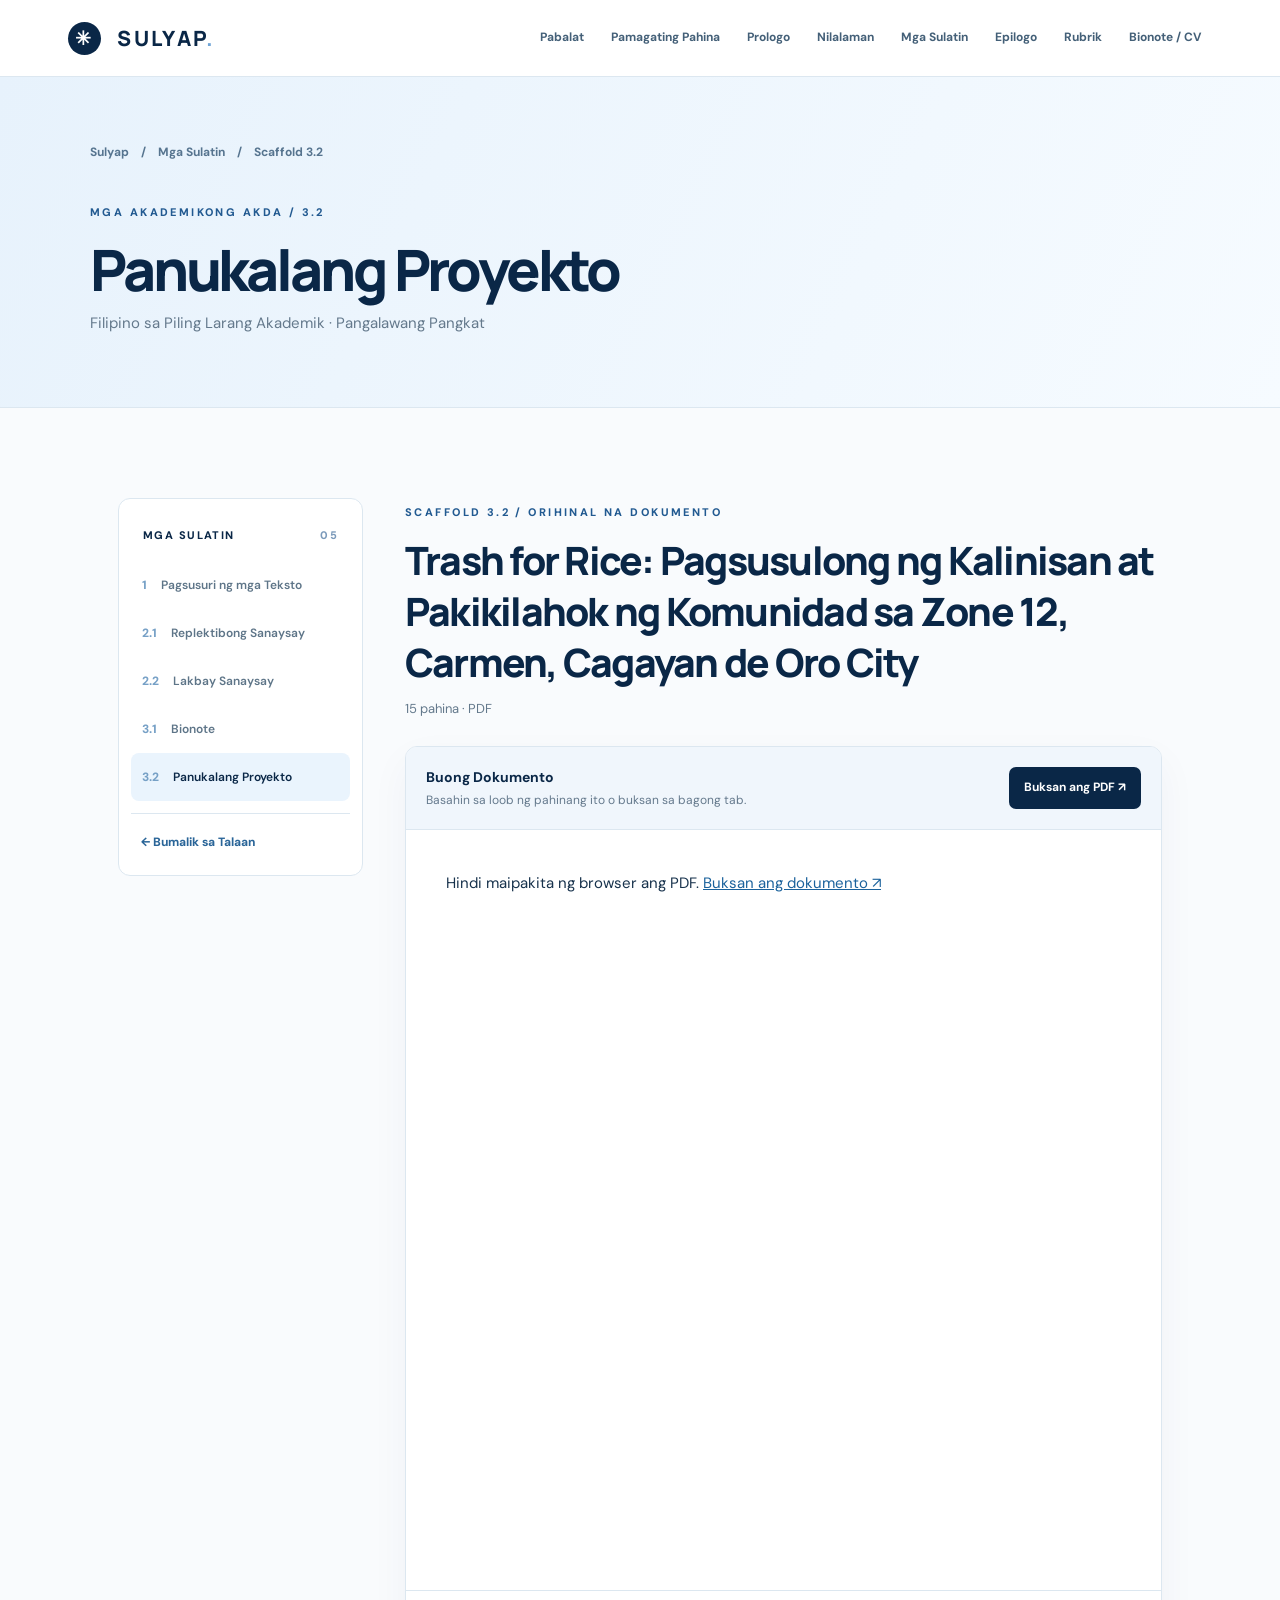
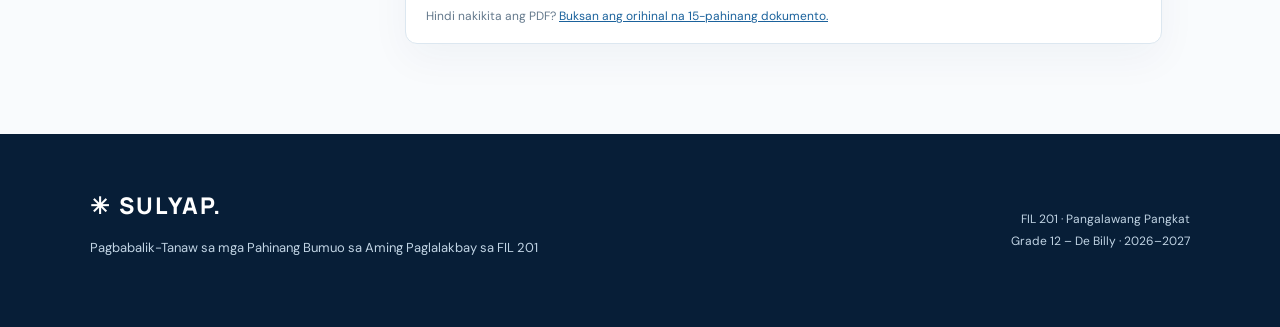
<file: scaffolds/scaffold-3-2.html>
<!doctype html><html lang="fil"><head><meta charset="utf-8"><meta name="viewport" content="width=device-width,initial-scale=1"><meta name="description" content="Sulyap — FIL 201 E-Portfolio"><meta name="theme-color" content="#0a2747"><title>Scaffold 3.2 – Panukalang Proyekto | Sulyap</title><link rel="stylesheet" href="../style.css"></head><body><a class="skip-link" href="#main">Lumaktaw sa nilalaman</a><header class="site-header"><div class="header-in"><a class="brand" href="../index.html" aria-label="Sulyap — Pabalat"><span class="brand-symbol">✳</span> SULYAP<span class="brand-dot">.</span></a><button class="menu-toggle" type="button" aria-label="Buksan ang menu" aria-controls="main-nav" aria-expanded="false"><span></span><span></span><span></span></button><nav id="main-nav" class="nav" aria-label="Pangunahing nabigasyon"><a href="../index.html#top" data-nav>Pabalat</a><a href="../index.html#title" data-nav>Pamagating Pahina</a><a href="../index.html#prologo" data-nav>Prologo</a><a href="../index.html#contents" data-nav>Nilalaman</a><a href="../index.html#scaffolds" data-nav>Mga Sulatin</a><a href="../index.html#epilogo" data-nav>Epilogo</a><a href="../index.html#rubrik" data-nav>Rubrik</a><a href="../index.html#cv" data-nav>Bionote / CV</a></nav></div></header><main id="main"><div class="subhero"><div class="subhero-inner"><div class="breadcrumbs"><a href="../index.html">Sulyap</a><span>/</span><a href="../index.html#scaffolds">Mga Sulatin</a><span>/</span><span>Scaffold 3.2</span></div><span class="eyebrow-dark">MGA AKADEMIKONG AKDA / 3.2</span><h1>Panukalang Proyekto</h1><p>Filipino sa Piling Larang Akademik · Pangalawang Pangkat</p></div></div><div class="shell page-layout"><aside class="scaffold-sidebar" aria-label="Mga Scaffold"><div class="sidebar-title">MGA SULATIN <span>05</span></div><a class="scaffold-switch " href="scaffold-1.html" ><span>1</span><strong>Pagsusuri ng mga Teksto</strong></a><a class="scaffold-switch " href="scaffold-2-1.html" ><span>2.1</span><strong>Replektibong Sanaysay</strong></a><a class="scaffold-switch " href="scaffold-2-2.html" ><span>2.2</span><strong>Lakbay Sanaysay</strong></a><a class="scaffold-switch " href="scaffold-3-1.html" ><span>3.1</span><strong>Bionote</strong></a><a class="scaffold-switch current" href="scaffold-3-2.html" aria-current="page"><span>3.2</span><strong>Panukalang Proyekto</strong></a><a class="sidebar-home" href="../index.html#scaffolds">← Bumalik sa Talaan</a></aside><div class="scaffold-main"><div class="doc-heading"><span class="doc-label">SCAFFOLD 3.2 / ORIHINAL NA DOKUMENTO</span><h2>Trash for Rice: Pagsusulong ng Kalinisan at Pakikilahok ng Komunidad sa Zone 12, Carmen, Cagayan de Oro City</h2><p>15 pahina · PDF</p></div><div class="document-panel"><div class="document-toolbar"><div><strong>Buong Dokumento</strong><small>Basahin sa loob ng pahinang ito o buksan sa bagong tab.</small></div><a class="document-button" href="../documents/scaffold-3-2.pdf" target="_blank" rel="noopener noreferrer">Buksan ang PDF ↗</a></div><object class="document-frame" data="../documents/scaffold-3-2.pdf#view=FitH" type="application/pdf" aria-label="Trash for Rice: Pagsusulong ng Kalinisan at Pakikilahok ng Komunidad sa Zone 12, Carmen, Cagayan de Oro City"><div class="pdf-fallback">Hindi maipakita ng browser ang PDF. <a href="../documents/scaffold-3-2.pdf" target="_blank" rel="noopener noreferrer">Buksan ang dokumento ↗</a></div></object><div class="document-mobile-link">Hindi nakikita ang PDF? <a href="../documents/scaffold-3-2.pdf" target="_blank" rel="noopener noreferrer">Buksan ang orihinal na 15-pahinang dokumento.</a></div></div></div></div></main><footer class="foot"><div class="footer-inner"><div><span class="footer-mark">✳ SULYAP.</span><p>Pagbabalik-Tanaw sa mga Pahinang Bumuo sa Aming Paglalakbay sa FIL 201</p></div><div class="footer-side">FIL 201 · Pangalawang Pangkat<br>Grade 12 – De Billy · 2026–2027</div></div></footer><button class="to-top" type="button" aria-label="Bumalik sa itaas" title="Bumalik sa itaas">↑</button><script src="../script.js" defer></script></body></html>
</file>
<file: style.css>
@import url('https://fonts.googleapis.com/css2?family=DM+Sans:wght@400;500;600;700&family=Manrope:wght@400;500;600;700;800&display=swap');
:root{--navy:#0a2747;--deep:#071e37;--blue:#225a91;--sky:#c6ddf2;--ink:#17324c;--muted:#64798c;--paper:#fff;--pale:#f3f7fb;--line:#dce7f0;--radius:16px}*{box-sizing:border-box}html{scroll-behavior:smooth;scroll-padding-top:90px}body{margin:0;color:var(--ink);background:#f9fbfd;font:15px/1.8 'DM Sans',sans-serif}a{color:inherit;text-decoration:none}a:focus-visible,button:focus-visible{outline:3px solid #4a9bdf;outline-offset:3px}button{font:inherit}.skip-link{position:absolute;left:10px;top:-60px;padding:10px;background:white;z-index:999}.skip-link:focus{top:10px}.site-header{position:sticky;top:0;z-index:100;background:rgba(255,255,255,.96);border-bottom:1px solid var(--line);backdrop-filter:blur(12px)}.header-in{max-width:1200px;margin:auto;min-height:76px;padding:0 28px;display:flex;align-items:center;justify-content:space-between;gap:20px}.brand{color:var(--navy);font:800 21px 'Manrope',sans-serif;letter-spacing:.11em;white-space:nowrap}.brand-symbol{display:inline-grid;place-items:center;background:var(--navy);color:#fff;font-size:19px;width:33px;height:33px;border-radius:50%;margin-right:10px}.brand-dot{color:#70a5d7}.nav{display:flex;align-items:center;justify-content:flex-end;gap:5px}.nav a{font-size:12px;font-weight:700;color:#446078;padding:10px 11px;border-radius:8px;white-space:nowrap;transition:background .2s,color .2s}.nav a:hover,.nav a.active{background:#e9f2fb;color:var(--navy)}.menu-toggle{display:none;background:transparent;border:1px solid var(--line);border-radius:10px;padding:11px;cursor:pointer}.menu-toggle span{display:block;width:22px;height:2px;background:var(--navy);margin:4px 0}.hero{min-height:670px;background:radial-gradient(ellipse at 85% 10%,#265b8b9c 0,transparent 43%),linear-gradient(122deg,#061c34 4%,#0d345c 64%,#225982);color:white;position:relative;display:grid;place-items:center;overflow:hidden;padding:110px 24px 90px;text-align:center}.hero:before{content:'';position:absolute;inset:0;background-image:linear-gradient(#ffffff07 1px,transparent 1px),linear-gradient(90deg,#ffffff07 1px,transparent 1px);background-size:50px 50px}.hero-content{position:relative;z-index:2;max-width:900px}.hero-pattern{position:absolute;right:-55px;top:70px;line-height:1;font-size:clamp(230px,30vw,490px);color:#ffffff0d}.hero-kicker{font:700 11px 'Manrope',sans-serif;letter-spacing:.28em;color:#b5d6f3}.hero-kicker span{margin:0 8px}.hero-rule{height:1px;width:65px;background:#7bb0d6;margin:30px auto 20px}.hero-preface{font:500 15px 'DM Sans',sans-serif;color:#c8e0f3;letter-spacing:.05em}.hero h1{font:800 clamp(90px,15vw,182px)/1 'Manrope',sans-serif;letter-spacing:-.085em;margin:3px 0 17px}.hero h1 span{color:#8bc6e8}.hero-subtitle{max-width:620px;margin:0 auto 34px;font-size:clamp(16px,2vw,21px);line-height:1.7;color:#dbe9f8}.hero-actions{display:flex;justify-content:center;align-items:center;gap:25px;flex-wrap:wrap}.button{display:inline-flex;gap:16px;align-items:center;border-radius:8px;padding:13px 23px;font-weight:700;transition:transform .2s}.button:hover{transform:translateY(-3px)}.button-light{background:white;color:var(--navy)}.hero-secondary{font-size:14px;font-weight:700;color:#d9e9f9}.hero-side{position:absolute;left:35px;right:35px;bottom:22px;display:flex;justify-content:space-between;font-size:10px;letter-spacing:.18em;color:#b5cce1}.shell{max-width:1100px;margin:auto;padding:90px 28px}.section-soft{background:#eef5fb}.section-head{margin-bottom:30px}.section-head h2{font:800 clamp(35px,5vw,55px)/1.15 'Manrope',sans-serif;letter-spacing:-.05em;color:var(--navy);margin:8px 0}.section-head p{color:var(--muted)}.eyebrow-dark,.doc-label{font-size:11px;font-weight:800;letter-spacing:.22em;color:var(--blue)}.paper{background:white;border:1px solid var(--line);border-radius:var(--radius);padding:clamp(22px,5vw,54px);box-shadow:0 18px 60px #0e38570b}.paper p{max-width:890px;margin:0 0 23px;text-align:justify}.paper p:last-child{margin-bottom:0}.details{display:grid;grid-template-columns:repeat(2,minmax(0,1fr));gap:25px;margin-bottom:38px}.detail{border-bottom:1px solid var(--line);padding:0 0 13px}.detail small{font-size:11px;letter-spacing:.12em;color:var(--muted);display:block;text-transform:uppercase;font-weight:700}.detail strong{font-size:16px;color:var(--navy)}.paper h3{color:var(--navy);font-size:21px}.names{columns:2;column-gap:35px;padding-left:24px}.names li{break-inside:avoid;padding:5px 0}.toc{display:grid;grid-template-columns:repeat(2,1fr);gap:12px}.toc a{display:flex;align-items:center;background:white;border:1px solid var(--line);border-radius:10px;padding:18px 22px;font-weight:700;transition:transform .2s,border-color .2s}.toc a:hover,.scaffold-card:hover{transform:translateY(-3px);border-color:#93b9dc}.toc .num{color:#5d92bf;font:800 19px 'Manrope',sans-serif;margin-right:17px}.cards{display:grid;grid-template-columns:repeat(2,1fr);gap:16px}.scaffold-card{display:block;background:#fff;border:1px solid var(--line);padding:28px 30px;border-radius:13px;min-height:235px;transition:transform .2s,border-color .2s,box-shadow .2s}.scaffold-card:hover{box-shadow:0 15px 30px #1b528019}.scaffold-card small{font-size:11px;letter-spacing:.14em;font-weight:800;color:#4d89ba}.scaffold-card h3{color:var(--navy);font:800 23px/1.3 'Manrope',sans-serif;letter-spacing:-.035em;margin:16px 0 9px}.scaffold-card p{color:var(--muted);font-size:13px;line-height:1.7;margin:0}.arr{display:block;margin-top:20px;color:#1d5b91;font-weight:700;font-size:13px}.cv-grid{display:grid;grid-template-columns:repeat(2,1fr);gap:13px}.cv-card{background:white;border:1px solid var(--line);border-radius:10px;padding:20px 23px;display:flex;flex-direction:column;gap:7px}.cv-card strong{color:var(--navy)}.cv-card a{font-size:13px;font-weight:700;color:#246ba5}.cv-card a:hover{text-decoration:underline}.rubric{width:100%;height:auto;border-radius:6px}.subhero{background:linear-gradient(115deg,#e7f2fc,#f6fbff);padding:65px 24px 70px;border-bottom:1px solid var(--line)}.subhero-inner{max-width:1100px;margin:auto}.breadcrumbs{display:flex;gap:12px;flex-wrap:wrap;font-size:12px;color:#56748f;margin-bottom:34px;font-weight:700}.breadcrumbs a:hover{text-decoration:underline}.subhero h1{font:800 clamp(36px,5vw,57px)/1.15 'Manrope',sans-serif;letter-spacing:-.055em;color:var(--navy);margin:12px 0 8px}.subhero p{color:var(--muted);margin:0}.page-layout{display:grid;grid-template-columns:245px minmax(0,1fr);gap:42px;align-items:start}.scaffold-sidebar{position:sticky;top:100px;background:white;border:1px solid var(--line);border-radius:12px;padding:12px}.sidebar-title{font-size:11px;letter-spacing:.13em;font-weight:800;padding:15px 12px;color:var(--navy);display:flex;justify-content:space-between}.sidebar-title span{color:#7b9aba}.scaffold-switch{display:flex;gap:14px;align-items:flex-start;padding:15px 11px;border-radius:8px;color:#5e7588;font-size:12px;line-height:1.5}.scaffold-switch span{font-weight:800;color:#76a0c6}.scaffold-switch strong{font-weight:600}.scaffold-switch:hover,.scaffold-switch.current{background:#eaf4fd;color:var(--navy)}.sidebar-home{display:block;border-top:1px solid var(--line);margin-top:12px;padding:18px 10px 9px;color:#2a6598;font-size:12px;font-weight:800}.scaffold-main{min-width:0}.doc-heading{margin-bottom:25px}.doc-heading h2{font:800 clamp(27px,3.2vw,39px)/1.3 'Manrope',sans-serif;letter-spacing:-.045em;color:var(--navy);margin:10px 0}.doc-heading p{color:var(--muted);font-size:13px;margin:0}.document-panel{background:white;border:1px solid var(--line);border-radius:12px;overflow:hidden;box-shadow:0 15px 40px #1238540b}.document-toolbar{display:flex;align-items:center;justify-content:space-between;gap:15px;flex-wrap:wrap;padding:18px 20px;background:#f0f6fc;border-bottom:1px solid var(--line)}.document-toolbar strong{display:block;color:var(--navy);font-size:14px}.document-toolbar small{display:block;color:var(--muted);font-size:12px}.document-button{padding:10px 15px;background:var(--navy);color:white;border-radius:7px;font-weight:700;font-size:12px}.document-button:hover{background:#215785}.document-frame{height:760px;width:100%;border:0;display:block}.pdf-fallback{padding:40px}.pdf-fallback a,.document-mobile-link a{color:#1b629c;text-decoration:underline}.document-mobile-link{padding:15px 20px;border-top:1px solid var(--line);font-size:12px;color:var(--muted)}.blank{min-height:460px;background:#fff;border:1px solid var(--line);border-radius:12px}.bio-grid{display:grid;grid-template-columns:1fr;gap:16px}.bio-card{background:white;border:1px solid var(--line);border-radius:12px;padding:26px 30px}.bio-card h3{font:800 21px 'Manrope',sans-serif;color:var(--navy);margin:0 0 15px}.bio-card p{margin:0 0 13px;text-align:justify}.bio-card p:last-child{margin:0}.foot{background:var(--deep);color:#c1d4e4;padding:55px 30px}.footer-inner{max-width:1100px;margin:auto;display:flex;justify-content:space-between;gap:40px}.footer-mark{font:800 23px 'Manrope',sans-serif;color:#fff;letter-spacing:.1em}.foot p{max-width:470px;font-size:13px}.footer-side{text-align:right;align-self:center;font-size:12px}.to-top{position:fixed;right:22px;bottom:24px;width:44px;height:44px;border:0;border-radius:50%;background:#154674;color:white;box-shadow:0 6px 22px #082c4938;z-index:30;cursor:pointer;opacity:0;pointer-events:none;transform:translateY(10px);transition:opacity .2s,transform .2s}.to-top.visible{opacity:1;pointer-events:auto;transform:translateY(0)}@media(max-width:1050px){.header-in{padding:0 18px}.nav{gap:0}.nav a{font-size:11px;padding:9px 7px}}@media(max-width:850px){.menu-toggle{display:block}.header-in{min-height:69px}.nav{display:none;position:absolute;top:100%;left:0;right:0;background:white;border-bottom:1px solid var(--line);padding:14px 22px 22px;box-shadow:0 12px 25px #10354f15;flex-direction:column;align-items:stretch}.nav.is-open{display:flex}.nav a{font-size:14px;padding:12px}.page-layout{grid-template-columns:1fr;gap:23px}.scaffold-sidebar{position:static;display:grid;grid-template-columns:repeat(2,1fr);gap:5px}.sidebar-title,.sidebar-home{grid-column:1/-1}.document-frame{height:650px}}@media(max-width:650px){.hero{min-height:570px;padding:95px 20px 90px}.hero h1{font-size:clamp(72px,19vw,118px)}.hero-kicker{font-size:9px;letter-spacing:.13em}.hero-side{left:20px;right:20px;font-size:8px}.shell{padding:65px 18px}.paper{padding:24px}.paper p,.bio-card p{text-align:left}.details,.toc,.cards,.cv-grid{grid-template-columns:1fr}.names{columns:1}.section-head h2{font-size:38px}.scaffold-sidebar{grid-template-columns:1fr}.document-frame{height:500px}.document-button{width:100%;text-align:center}.footer-inner{flex-direction:column;gap:15px}.footer-side{text-align:left}.bio-card{padding:20px}.subhero{padding:45px 20px 55px}}@media(prefers-reduced-motion:reduce){html{scroll-behavior:auto}*,*:before,*:after{transition:none!important;animation:none!important}}
/* Oct 9 responsive enhancements */
html,body{max-width:100%;overflow-x:clip}img,iframe{max-width:100%}.bio-card.has-photo{display:grid;grid-template-columns:150px minmax(0,1fr);column-gap:26px;align-items:start}.bio-photo{width:150px;aspect-ratio:1;object-fit:cover;object-position:center 24%;border-radius:12px;border:1px solid var(--line);grid-row:1 / span 8;background:#eaf3fb}.bio-card.has-photo h3,.bio-card.has-photo p{grid-column:2}.bio-card.has-photo h3{align-self:end}.site-header{z-index:50}.nav a:focus-visible,.scaffold-card:focus-visible,.menu-toggle:focus-visible,.document-button:focus-visible{outline:3px solid #5f9dd1;outline-offset:3px}@media(max-width:850px){.nav{max-height:calc(100dvh - 69px);overflow-y:auto}.page-layout{min-width:0}}@media(max-width:600px){.bio-card.has-photo{grid-template-columns:94px minmax(0,1fr);column-gap:14px}.bio-photo{width:94px;border-radius:9px}.bio-card.has-photo h3{font-size:18px;overflow-wrap:anywhere}.bio-card.has-photo p{grid-column:1 / -1}.bio-card{padding:18px}.document-frame{height:58vh;min-height:320px}.hero-subtitle{overflow-wrap:break-word}.detail strong{overflow-wrap:anywhere}}@media(max-width:380px){.bio-card.has-photo{grid-template-columns:76px minmax(0,1fr)}.bio-photo{width:76px}.hero h1{font-size:clamp(58px,18vw,92px)}.hero-actions{gap:15px}}
</file>
